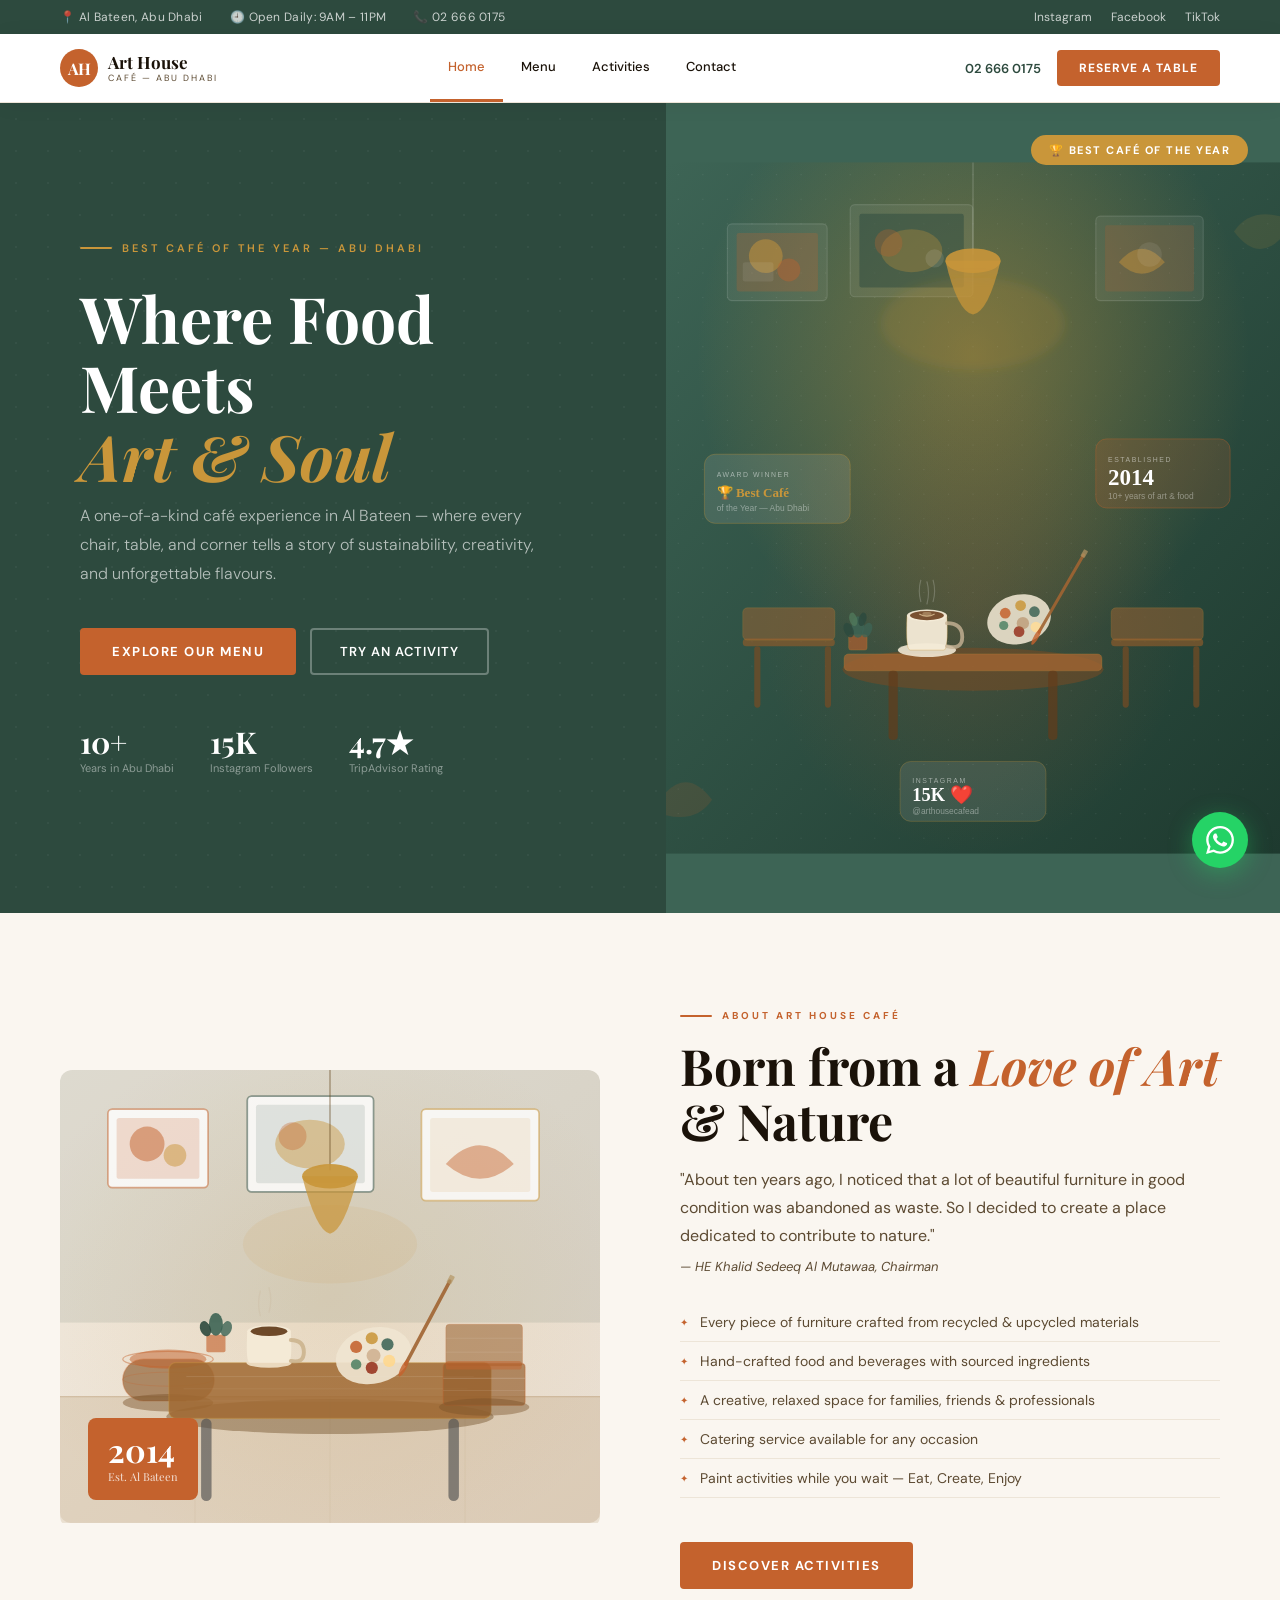
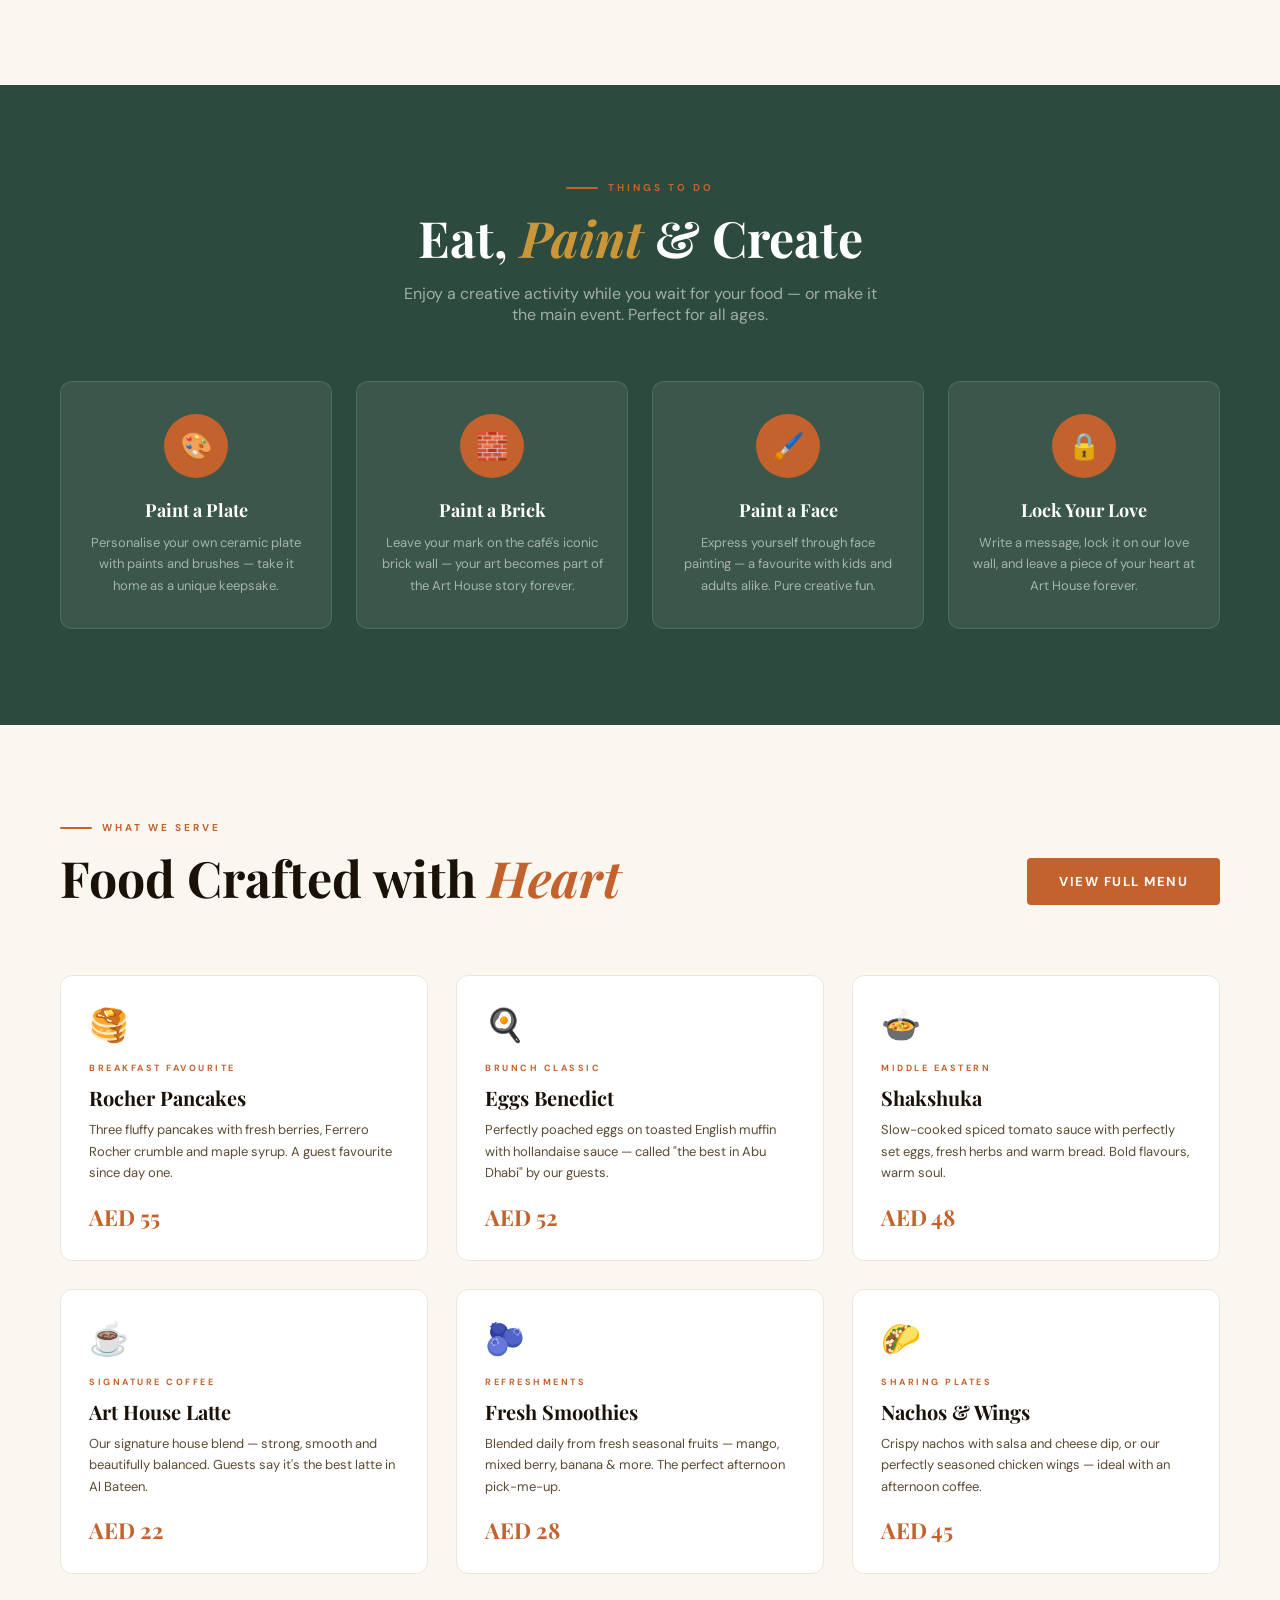
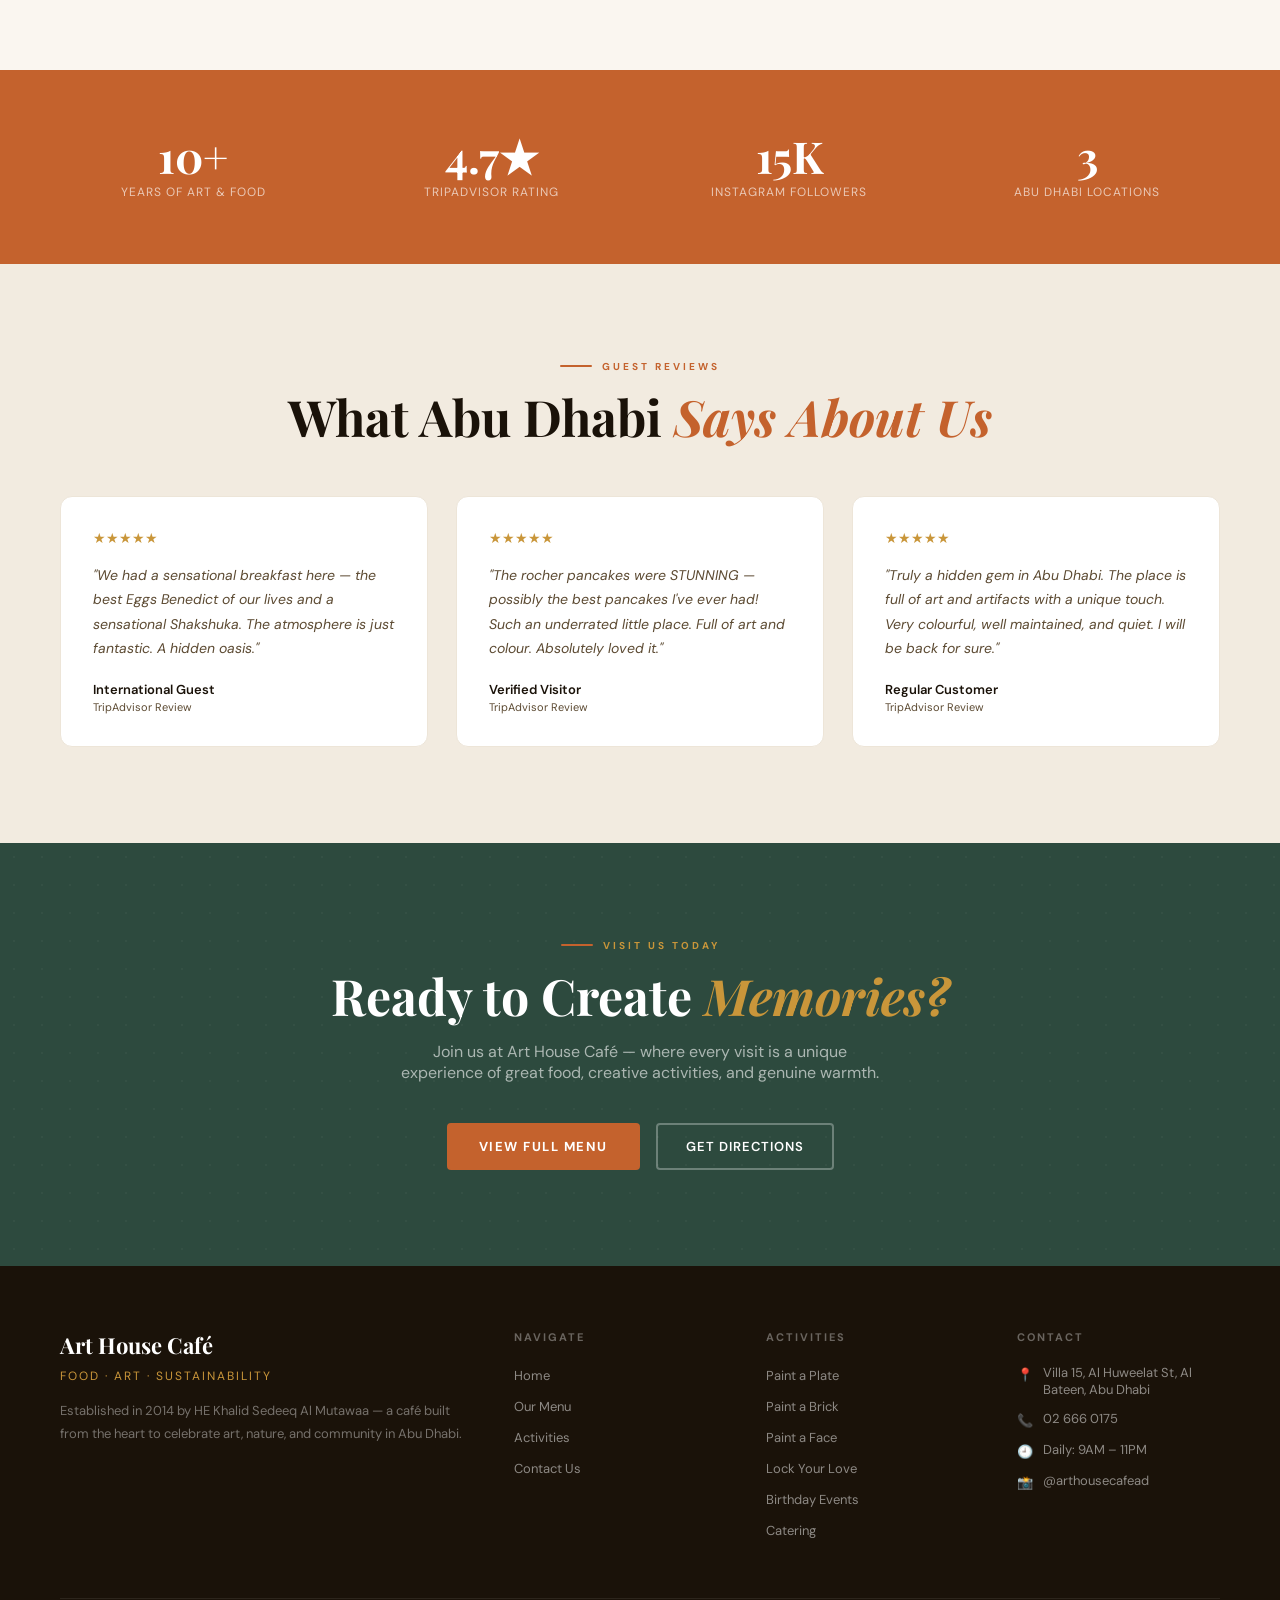
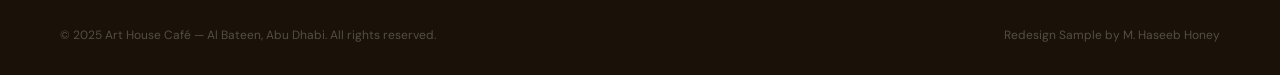
<file: index.html>
<!DOCTYPE html>
<html lang="en">
<head>
<meta charset="UTF-8"/><meta name="viewport" content="width=device-width,initial-scale=1.0"/>
<title>Art House Café — Abu Dhabi's Premier Art Café Experience</title>
<link href="https://fonts.googleapis.com/css2?family=Playfair+Display:ital,wght@0,400;0,600;0,700;1,400;1,600&family=DM+Sans:wght@300;400;500;600&display=swap" rel="stylesheet"/>
<link rel="stylesheet" href="shared.css"/>
<style>
#hero{background:var(--green);display:grid;grid-template-columns:52fr 48fr;min-height:90vh;overflow:hidden;position:relative;}
</style>
</head>
<body>

<!-- TOP BAR -->
<div class="topbar">
  <div class="topbar-left">
    <span>📍 Al Bateen, Abu Dhabi</span>
    <span>🕘 Open Daily: 9AM – 11PM</span>
    <span>📞 02 666 0175</span>
  </div>
  <div class="topbar-right">
    <a href="https://instagram.com/arthousecafead" target="_blank">Instagram</a>
    <a href="https://facebook.com/ArtHouseCafeAUH" target="_blank">Facebook</a>
    <a href="https://tiktok.com/@arthousecafead" target="_blank">TikTok</a>
  </div>
</div>

<!-- NAV -->
<nav>
  <div class="nav-inner">
    <a href="index.html" class="nav-logo">
      <div class="nav-logo-mark">AH</div>
      <div class="nav-logo-text">Art House<span>Café — Abu Dhabi</span></div>
    </a>
    <div class="nav-links">
      <a href="index.html" class="active">Home</a>
      <a href="menu.html">Menu</a>
      <a href="activities.html">Activities</a>
      <a href="contact.html">Contact</a>
    </div>
    <div class="nav-right">
      <span class="nav-phone">02 666 0175</span>
      <a href="contact.html" class="nav-btn">Reserve a Table</a>
    </div>
  </div>
</nav>

<!-- HERO -->
<section id="hero">
  <div class="hero-dots"></div>
  <div class="hero-content">
    <div class="hero-tag">Best Café of the Year — Abu Dhabi</div>
    <h1 class="hero-h1">
      Where Food Meets<br/><em>Art & Soul</em>
    </h1>
    <p class="hero-desc">
      A one-of-a-kind café experience in Al Bateen — where every chair, table, and corner tells a story of sustainability, creativity, and unforgettable flavours.
    </p>
    <div class="hero-btns">
      <a href="menu.html" class="btn-primary">Explore Our Menu</a>
      <a href="activities.html" class="btn-outline">Try an Activity</a>
    </div>
    <div class="hero-stats">
      <div>
        <div class="hstat-num">10+</div>
        <div class="hstat-lbl">Years in Abu Dhabi</div>
      </div>
      <div>
        <div class="hstat-num">15K</div>
        <div class="hstat-lbl">Instagram Followers</div>
      </div>
      <div>
        <div class="hstat-num">4.7★</div>
        <div class="hstat-lbl">TripAdvisor Rating</div>
      </div>
    </div>
  </div>
  <div class="hero-visual">
    <img src="[data-uri]" alt="Art House Café — warm artistic interior with coffee and art supplies"/>
    <div class="hero-pill">🏆 Best Café of the Year</div>
  </div>
</section>

<!-- ABOUT -->
<section style="padding:0;">
  <div class="section">
    <div class="about-grid">
      <div class="about-visual reveal" style="min-height:380px;">
        <svg xmlns="http://www.w3.org/2000/svg" width="100%" height="100%" viewBox="0 0 620 520">
  <defs>
    <linearGradient id="abg" x1="0%" y1="0%" x2="100%" y2="100%">
      <stop offset="0%" style="stop-color:#f2ebe0"/><stop offset="100%" style="stop-color:#e8ddd0"/>
    </linearGradient>
    <radialGradient id="aglow" cx="50%" cy="50%" r="60%">
      <stop offset="0%" style="stop-color:#c9963a;stop-opacity:0.15"/><stop offset="100%" style="stop-color:#c9963a;stop-opacity:0"/>
    </radialGradient>
  </defs>
  <rect width="620" height="520" fill="url(#abg)" rx="12"/>
  <rect width="620" height="520" fill="url(#aglow)" rx="12"/>
  <rect width="620" height="290" fill="rgba(45,74,62,0.1)" rx="0"/>
  <!-- Art frames -->
  <rect x="55" y="45" width="115" height="90" rx="5" fill="rgba(255,255,255,0.8)" stroke="rgba(196,98,45,0.5)" stroke-width="2"/>
  <rect x="65" y="55" width="95" height="70" rx="3" fill="rgba(196,98,45,0.2)"/>
  <circle cx="100" cy="85" r="20" fill="rgba(196,98,45,0.5)"/>
  <circle cx="132" cy="98" r="13" fill="rgba(201,150,58,0.5)"/>
  <rect x="215" y="30" width="145" height="110" rx="5" fill="rgba(255,255,255,0.8)" stroke="rgba(45,74,62,0.5)" stroke-width="2"/>
  <rect x="225" y="40" width="125" height="90" rx="3" fill="rgba(45,74,62,0.12)"/>
  <ellipse cx="287" cy="85" rx="40" ry="28" fill="rgba(201,150,58,0.45)"/>
  <circle cx="267" cy="76" r="16" fill="rgba(196,98,45,0.35)"/>
  <rect x="415" y="45" width="135" height="105" rx="5" fill="rgba(255,255,255,0.8)" stroke="rgba(201,150,58,0.5)" stroke-width="2"/>
  <rect x="425" y="55" width="115" height="85" rx="3" fill="rgba(201,150,58,0.12)"/>
  <path d="M443,108 Q482,65 521,108 Q482,142 443,108Z" fill="rgba(196,98,45,0.45)"/>
  <!-- Pendant lamp -->
  <line x1="310" y1="0" x2="310" y2="115" stroke="rgba(100,70,30,0.4)" stroke-width="2"/>
  <ellipse cx="310" cy="122" rx="32" ry="14" fill="rgba(201,150,58,0.92)"/>
  <path d="M278,122 Q294,185 310,188 Q326,185 342,122 Z" fill="rgba(201,150,58,0.72)"/>
  <ellipse cx="310" cy="200" rx="100" ry="45" fill="rgba(201,150,58,0.1)"/>
  <!-- Floor -->
  <rect x="0" y="375" width="620" height="145" fill="rgba(160,120,70,0.18)"/>
  <line x1="0" y1="375" x2="620" y2="375" stroke="rgba(160,120,70,0.3)" stroke-width="1.5"/>
  <line x1="155" y1="375" x2="155" y2="520" stroke="rgba(160,120,70,0.12)" stroke-width="0.8"/>
  <line x1="310" y1="375" x2="310" y2="520" stroke="rgba(160,120,70,0.12)" stroke-width="0.8"/>
  <line x1="465" y1="375" x2="465" y2="520" stroke="rgba(160,120,70,0.12)" stroke-width="0.8"/>
  <!-- Left barrel chair -->
  <rect x="72" y="332" width="105" height="48" rx="24" fill="rgba(139,90,43,0.65)" stroke="rgba(196,98,45,0.35)" stroke-width="1.5"/>
  <ellipse cx="124" cy="332" rx="52" ry="9" fill="none" stroke="rgba(196,98,45,0.45)" stroke-width="1.5"/>
  <ellipse cx="124" cy="355" rx="52" ry="8" fill="none" stroke="rgba(196,98,45,0.3)" stroke-width="1"/>
  <ellipse cx="124" cy="332" rx="44" ry="11" fill="rgba(196,98,45,0.5)"/>
  <ellipse cx="124" cy="382" rx="52" ry="10" fill="rgba(120,80,40,0.45)"/>
  <!-- TABLE -->
  <ellipse cx="310" cy="398" rx="188" ry="20" fill="rgba(100,65,25,0.4)"/>
  <rect x="125" y="336" width="370" height="64" rx="8" fill="rgba(160,105,50,0.85)" stroke="rgba(201,150,58,0.35)" stroke-width="1.5"/>
  <line x1="145" y1="352" x2="475" y2="352" stroke="rgba(255,255,255,0.12)" stroke-width="1"/>
  <line x1="142" y1="366" x2="468" y2="366" stroke="rgba(255,255,255,0.08)" stroke-width="0.8"/>
  <line x1="145" y1="380" x2="472" y2="380" stroke="rgba(255,255,255,0.06)" stroke-width="0.8"/>
  <rect x="162" y="400" width="12" height="95" rx="6" fill="rgba(80,80,80,0.65)"/>
  <rect x="446" y="400" width="12" height="95" rx="6" fill="rgba(80,80,80,0.65)"/>
  <!-- Coffee cup -->
  <ellipse cx="240" cy="336" rx="26" ry="6" fill="rgba(240,225,200,0.92)"/>
  <path d="M215,300 Q213,336 218,336 L262,336 Q267,336 265,300Z" fill="rgba(245,235,215,0.96)"/>
  <ellipse cx="240" cy="300" rx="25" ry="7" fill="rgba(245,235,215,0.96)"/>
  <ellipse cx="240" cy="300" rx="21" ry="5.5" fill="rgba(90,50,15,0.87)"/>
  <path d="M265,310 Q280,310 280,324 Q280,337 265,334" fill="none" stroke="rgba(200,175,135,0.8)" stroke-width="4.5" stroke-linecap="round"/>
  <path d="M230,282 Q226,268 230,254" fill="none" stroke="rgba(200,180,150,0.25)" stroke-width="1.5" stroke-linecap="round"/>
  <path d="M240,278 Q244,264 240,250" fill="none" stroke="rgba(200,180,150,0.25)" stroke-width="1.5" stroke-linecap="round"/>
  <!-- Paint palette -->
  <ellipse cx="360" cy="328" rx="44" ry="32" fill="rgba(240,230,210,0.9)" transform="rotate(-15,360,328)"/>
  <circle cx="340" cy="318" r="7" fill="rgba(196,98,45,0.88)"/>
  <circle cx="358" cy="308" r="7" fill="rgba(201,150,58,0.88)"/>
  <circle cx="376" cy="315" r="7" fill="rgba(61,100,85,0.88)"/>
  <circle cx="378" cy="334" r="7" fill="rgba(255,215,140,0.88)"/>
  <circle cx="358" cy="342" r="7" fill="rgba(150,50,30,0.88)"/>
  <circle cx="340" cy="338" r="6" fill="rgba(80,130,100,0.88)"/>
  <circle cx="360" cy="328" r="8" fill="rgba(160,100,50,0.35)"/>
  <!-- Paintbrush -->
  <g transform="translate(418,298) rotate(28)">
    <rect x="-2" y="-65" width="4" height="112" rx="2" fill="rgba(160,100,50,0.9)"/>
    <rect x="-3" y="-70" width="6" height="10" rx="1" fill="rgba(180,150,100,0.7)"/>
    <ellipse cx="0" cy="50" rx="3" ry="11" fill="rgba(196,98,45,0.82)"/>
  </g>
  <!-- Succulent -->
  <rect x="168" y="304" width="22" height="20" rx="2" fill="rgba(196,98,45,0.62)"/>
  <ellipse cx="179" cy="292" rx="8" ry="13" fill="rgba(61,100,85,0.9)"/>
  <ellipse cx="167" cy="297" rx="6" ry="9" fill="rgba(45,74,62,0.9)" transform="rotate(-22,167,297)"/>
  <ellipse cx="191" cy="297" rx="6" ry="9" fill="rgba(61,100,85,0.8)" transform="rotate(22,191,297)"/>
  <!-- Right pallet chair -->
  <rect x="440" y="337" width="94" height="48" rx="4" fill="rgba(150,95,45,0.68)" stroke="rgba(196,98,45,0.35)" stroke-width="1.5"/>
  <line x1="440" y1="354" x2="534" y2="354" stroke="rgba(255,255,255,0.14)" stroke-width="1.5"/>
  <line x1="440" y1="368" x2="534" y2="368" stroke="rgba(255,255,255,0.1)" stroke-width="1"/>
  <rect x="443" y="292" width="88" height="48" rx="4" fill="rgba(150,95,45,0.55)" stroke="rgba(196,98,45,0.25)" stroke-width="1"/>
  <line x1="443" y1="308" x2="531" y2="308" stroke="rgba(255,255,255,0.1)" stroke-width="1"/>
  <line x1="443" y1="324" x2="531" y2="324" stroke="rgba(255,255,255,0.1)" stroke-width="1"/>
  <rect x="443" y="334" width="87" height="10" rx="3" fill="rgba(196,98,45,0.48)"/>
  <ellipse cx="487" cy="387" rx="52" ry="10" fill="rgba(120,80,40,0.42)"/>
</svg>
        <div class="about-badge">
          <div class="about-badge-num">2014</div>
          <div class="about-badge-lbl">Est. Al Bateen</div>
        </div>
      </div>
      <div class="reveal">
        <div class="section-tag">About Art House Café</div>
        <h2 class="section-h2">Born from a <em>Love of Art</em> & Nature</h2>
        <p class="section-sub">
          "About ten years ago, I noticed that a lot of beautiful furniture in good condition was abandoned as waste. So I decided to create a place dedicated to contribute to nature."
        </p>
        <p style="font-size:13px;color:var(--mid);margin-top:8px;font-style:italic;">— HE Khalid Sedeeq Al Mutawaa, Chairman</p>
        <ul class="about-list" style="margin-top:28px;">
          <li>Every piece of furniture crafted from recycled & upcycled materials</li>
          <li>Hand-crafted food and beverages with sourced ingredients</li>
          <li>A creative, relaxed space for families, friends & professionals</li>
          <li>Catering service available for any occasion</li>
          <li>Paint activities while you wait — Eat, Create, Enjoy</li>
        </ul>
        <a href="activities.html" class="btn-primary" style="display:inline-block;margin-top:8px;">Discover Activities</a>
      </div>
    </div>
  </div>
</section>

<!-- ACTIVITIES -->
<div class="activities-bg">
  <div class="activities-inner">
    <div style="text-align:center;">
      <div class="section-tag" style="justify-content:center;">Things to Do</div>
      <h2 class="section-h2" style="text-align:center;color:#fff;">Eat, <em style="color:var(--gold);">Paint</em> & Create</h2>
      <p style="color:rgba(255,255,255,0.55);font-size:16px;max-width:500px;margin:0 auto;">Enjoy a creative activity while you wait for your food — or make it the main event. Perfect for all ages.</p>
    </div>
    <div class="activities-grid reveal">
      <div class="activity-card">
        <div class="activity-icon">🎨</div>
        <div class="activity-name">Paint a Plate</div>
        <div class="activity-desc">Personalise your own ceramic plate with paints and brushes — take it home as a unique keepsake.</div>
      </div>
      <div class="activity-card">
        <div class="activity-icon">🧱</div>
        <div class="activity-name">Paint a Brick</div>
        <div class="activity-desc">Leave your mark on the café's iconic brick wall — your art becomes part of the Art House story forever.</div>
      </div>
      <div class="activity-card">
        <div class="activity-icon">🖌️</div>
        <div class="activity-name">Paint a Face</div>
        <div class="activity-desc">Express yourself through face painting — a favourite with kids and adults alike. Pure creative fun.</div>
      </div>
      <div class="activity-card">
        <div class="activity-icon">🔒</div>
        <div class="activity-name">Lock Your Love</div>
        <div class="activity-desc">Write a message, lock it on our love wall, and leave a piece of your heart at Art House forever.</div>
      </div>
    </div>
  </div>
</div>

<!-- MENU PREVIEW -->
<section style="padding:0;background:var(--cream);">
  <div class="section">
    <div style="display:flex;justify-content:space-between;align-items:flex-end;flex-wrap:wrap;gap:20px;">
      <div>
        <div class="section-tag">What We Serve</div>
        <h2 class="section-h2">Food Crafted with <em>Heart</em></h2>
      </div>
      <a href="menu.html" class="btn-primary" style="margin-bottom:18px;">View Full Menu</a>
    </div>
    <div class="menu-grid reveal">
      <div class="menu-card">
        <div class="menu-card-icon">🥞</div>
        <div class="menu-card-cat">Breakfast Favourite</div>
        <div class="menu-card-name">Rocher Pancakes</div>
        <div class="menu-card-desc">Three fluffy pancakes with fresh berries, Ferrero Rocher crumble and maple syrup. A guest favourite since day one.</div>
        <div class="menu-card-price">AED 55</div>
      </div>
      <div class="menu-card">
        <div class="menu-card-icon">🍳</div>
        <div class="menu-card-cat">Brunch Classic</div>
        <div class="menu-card-name">Eggs Benedict</div>
        <div class="menu-card-desc">Perfectly poached eggs on toasted English muffin with hollandaise sauce — called "the best in Abu Dhabi" by our guests.</div>
        <div class="menu-card-price">AED 52</div>
      </div>
      <div class="menu-card">
        <div class="menu-card-icon">🍲</div>
        <div class="menu-card-cat">Middle Eastern</div>
        <div class="menu-card-name">Shakshuka</div>
        <div class="menu-card-desc">Slow-cooked spiced tomato sauce with perfectly set eggs, fresh herbs and warm bread. Bold flavours, warm soul.</div>
        <div class="menu-card-price">AED 48</div>
      </div>
      <div class="menu-card">
        <div class="menu-card-icon">☕</div>
        <div class="menu-card-cat">Signature Coffee</div>
        <div class="menu-card-name">Art House Latte</div>
        <div class="menu-card-desc">Our signature house blend — strong, smooth and beautifully balanced. Guests say it's the best latte in Al Bateen.</div>
        <div class="menu-card-price">AED 22</div>
      </div>
      <div class="menu-card">
        <div class="menu-card-icon">🫐</div>
        <div class="menu-card-cat">Refreshments</div>
        <div class="menu-card-name">Fresh Smoothies</div>
        <div class="menu-card-desc">Blended daily from fresh seasonal fruits — mango, mixed berry, banana & more. The perfect afternoon pick-me-up.</div>
        <div class="menu-card-price">AED 28</div>
      </div>
      <div class="menu-card">
        <div class="menu-card-icon">🌮</div>
        <div class="menu-card-cat">Sharing Plates</div>
        <div class="menu-card-name">Nachos & Wings</div>
        <div class="menu-card-desc">Crispy nachos with salsa and cheese dip, or our perfectly seasoned chicken wings — ideal with an afternoon coffee.</div>
        <div class="menu-card-price">AED 45</div>
      </div>
    </div>
  </div>
</section>

<!-- STATS STRIP -->
<div class="exp-strip">
  <div class="exp-inner">
    <div>
      <div class="exp-num">10+</div>
      <div class="exp-lbl">Years of Art & Food</div>
    </div>
    <div>
      <div class="exp-num">4.7★</div>
      <div class="exp-lbl">TripAdvisor Rating</div>
    </div>
    <div>
      <div class="exp-num">15K</div>
      <div class="exp-lbl">Instagram Followers</div>
    </div>
    <div>
      <div class="exp-num">3</div>
      <div class="exp-lbl">Abu Dhabi Locations</div>
    </div>
  </div>
</div>

<!-- REVIEWS -->
<div class="reviews-bg">
  <div class="reviews-inner">
    <div style="text-align:center;">
      <div class="section-tag" style="justify-content:center;">Guest Reviews</div>
      <h2 class="section-h2" style="text-align:center;">What Abu Dhabi <em>Says About Us</em></h2>
    </div>
    <div class="reviews-grid reveal" style="margin-top:52px;">
      <div class="review-card">
        <div class="review-stars">★★★★★</div>
        <p class="review-text">"We had a sensational breakfast here — the best Eggs Benedict of our lives and a sensational Shakshuka. The atmosphere is just fantastic. A hidden oasis."</p>
        <div class="review-author">International Guest</div>
        <div class="review-platform">TripAdvisor Review</div>
      </div>
      <div class="review-card">
        <div class="review-stars">★★★★★</div>
        <p class="review-text">"The rocher pancakes were STUNNING — possibly the best pancakes I've ever had! Such an underrated little place. Full of art and colour. Absolutely loved it."</p>
        <div class="review-author">Verified Visitor</div>
        <div class="review-platform">TripAdvisor Review</div>
      </div>
      <div class="review-card">
        <div class="review-stars">★★★★★</div>
        <p class="review-text">"Truly a hidden gem in Abu Dhabi. The place is full of art and artifacts with a unique touch. Very colourful, well maintained, and quiet. I will be back for sure."</p>
        <div class="review-author">Regular Customer</div>
        <div class="review-platform">TripAdvisor Review</div>
      </div>
    </div>
  </div>
</div>

<!-- CTA -->
<div class="cta-section">
  <div class="section-tag" style="justify-content:center;color:var(--gold);">Visit Us Today</div>
  <h2 class="section-h2" style="color:#fff;text-align:center;">Ready to Create <em style="color:var(--gold);">Memories?</em></h2>
  <p>Join us at Art House Café — where every visit is a unique experience of great food, creative activities, and genuine warmth.</p>
  <div class="cta-btns">
    <a href="menu.html" class="btn-primary">View Full Menu</a>
    <a href="contact.html" class="btn-outline">Get Directions</a>
  </div>
</div>

<!-- FOOTER -->
<footer>
  <div class="footer-grid">
    <div>
      <div class="footer-brand-name">Art House Café</div>
      <div class="footer-brand-tag">Food · Art · Sustainability</div>
      <p class="footer-brand-desc">Established in 2014 by HE Khalid Sedeeq Al Mutawaa — a café built from the heart to celebrate art, nature, and community in Abu Dhabi.</p>
    </div>
    <div>
      <div class="footer-h">Navigate</div>
      <ul class="footer-links">
        <li><a href="index.html">Home</a></li>
        <li><a href="menu.html">Our Menu</a></li>
        <li><a href="activities.html">Activities</a></li>
        <li><a href="contact.html">Contact Us</a></li>
      </ul>
    </div>
    <div>
      <div class="footer-h">Activities</div>
      <ul class="footer-links">
        <li><a href="activities.html">Paint a Plate</a></li>
        <li><a href="activities.html">Paint a Brick</a></li>
        <li><a href="activities.html">Paint a Face</a></li>
        <li><a href="activities.html">Lock Your Love</a></li>
        <li><a href="contact.html">Birthday Events</a></li>
        <li><a href="contact.html">Catering</a></li>
      </ul>
    </div>
    <div>
      <div class="footer-h">Contact</div>
      <div class="footer-contact-item"><span class="footer-contact-icon">📍</span> Villa 15, Al Huweelat St, Al Bateen, Abu Dhabi</div>
      <div class="footer-contact-item"><span class="footer-contact-icon">📞</span> 02 666 0175</div>
      <div class="footer-contact-item"><span class="footer-contact-icon">🕘</span> Daily: 9AM – 11PM</div>
      <div class="footer-contact-item"><span class="footer-contact-icon">📸</span> @arthousecafead</div>
    </div>
  </div>
  <div class="footer-bottom">
    <div class="footer-copy">© 2025 Art House Café — Al Bateen, Abu Dhabi. All rights reserved.</div>
    <div class="footer-copy">Redesign Sample by M. Haseeb Honey</div>
  </div>
</footer>

<!-- WhatsApp Float -->
<a href="https://wa.me/97126660175" class="wa-float" target="_blank" aria-label="Chat on WhatsApp">
  <svg viewBox="0 0 24 24"><path d="M17.472 14.382c-.297-.149-1.758-.867-2.03-.967-.273-.099-.471-.148-.67.15-.197.297-.767.966-.94 1.164-.173.199-.347.223-.644.075-.297-.15-1.255-.463-2.39-1.475-.883-.788-1.48-1.761-1.653-2.059-.173-.297-.018-.458.13-.606.134-.133.298-.347.446-.52.149-.174.198-.298.298-.497.099-.198.05-.371-.025-.52-.075-.149-.669-1.612-.916-2.207-.242-.579-.487-.5-.669-.51-.173-.008-.371-.01-.57-.01-.198 0-.52.074-.792.372-.272.297-1.04 1.016-1.04 2.479 0 1.462 1.065 2.875 1.213 3.074.149.198 2.096 3.2 5.077 4.487.709.306 1.262.489 1.694.625.712.227 1.36.195 1.871.118.571-.085 1.758-.719 2.006-1.413.248-.694.248-1.289.173-1.413-.074-.124-.272-.198-.57-.347m-5.421 7.403h-.004a9.87 9.87 0 01-5.031-1.378l-.361-.214-3.741.982.998-3.648-.235-.374a9.86 9.86 0 01-1.51-5.26c.001-5.45 4.436-9.884 9.888-9.884 2.64 0 5.122 1.03 6.988 2.898a9.825 9.825 0 012.893 6.994c-.003 5.45-4.437 9.884-9.885 9.884m8.413-18.297A11.815 11.815 0 0012.05 0C5.495 0 .16 5.335.157 11.892c0 2.096.547 4.142 1.588 5.945L.057 24l6.305-1.654a11.882 11.882 0 005.683 1.448h.005c6.554 0 11.89-5.335 11.893-11.893a11.821 11.821 0 00-3.48-8.413z"/></svg>
</a>

<script>
document.body.classList.add('js-ready');
const observer = new IntersectionObserver((entries) => {
  entries.forEach(e => { if(e.isIntersecting) e.target.classList.add('visible'); });
}, {threshold:0.12});
document.querySelectorAll('.reveal').forEach(el => observer.observe(el));
</script>
</body>
</html>
</file>
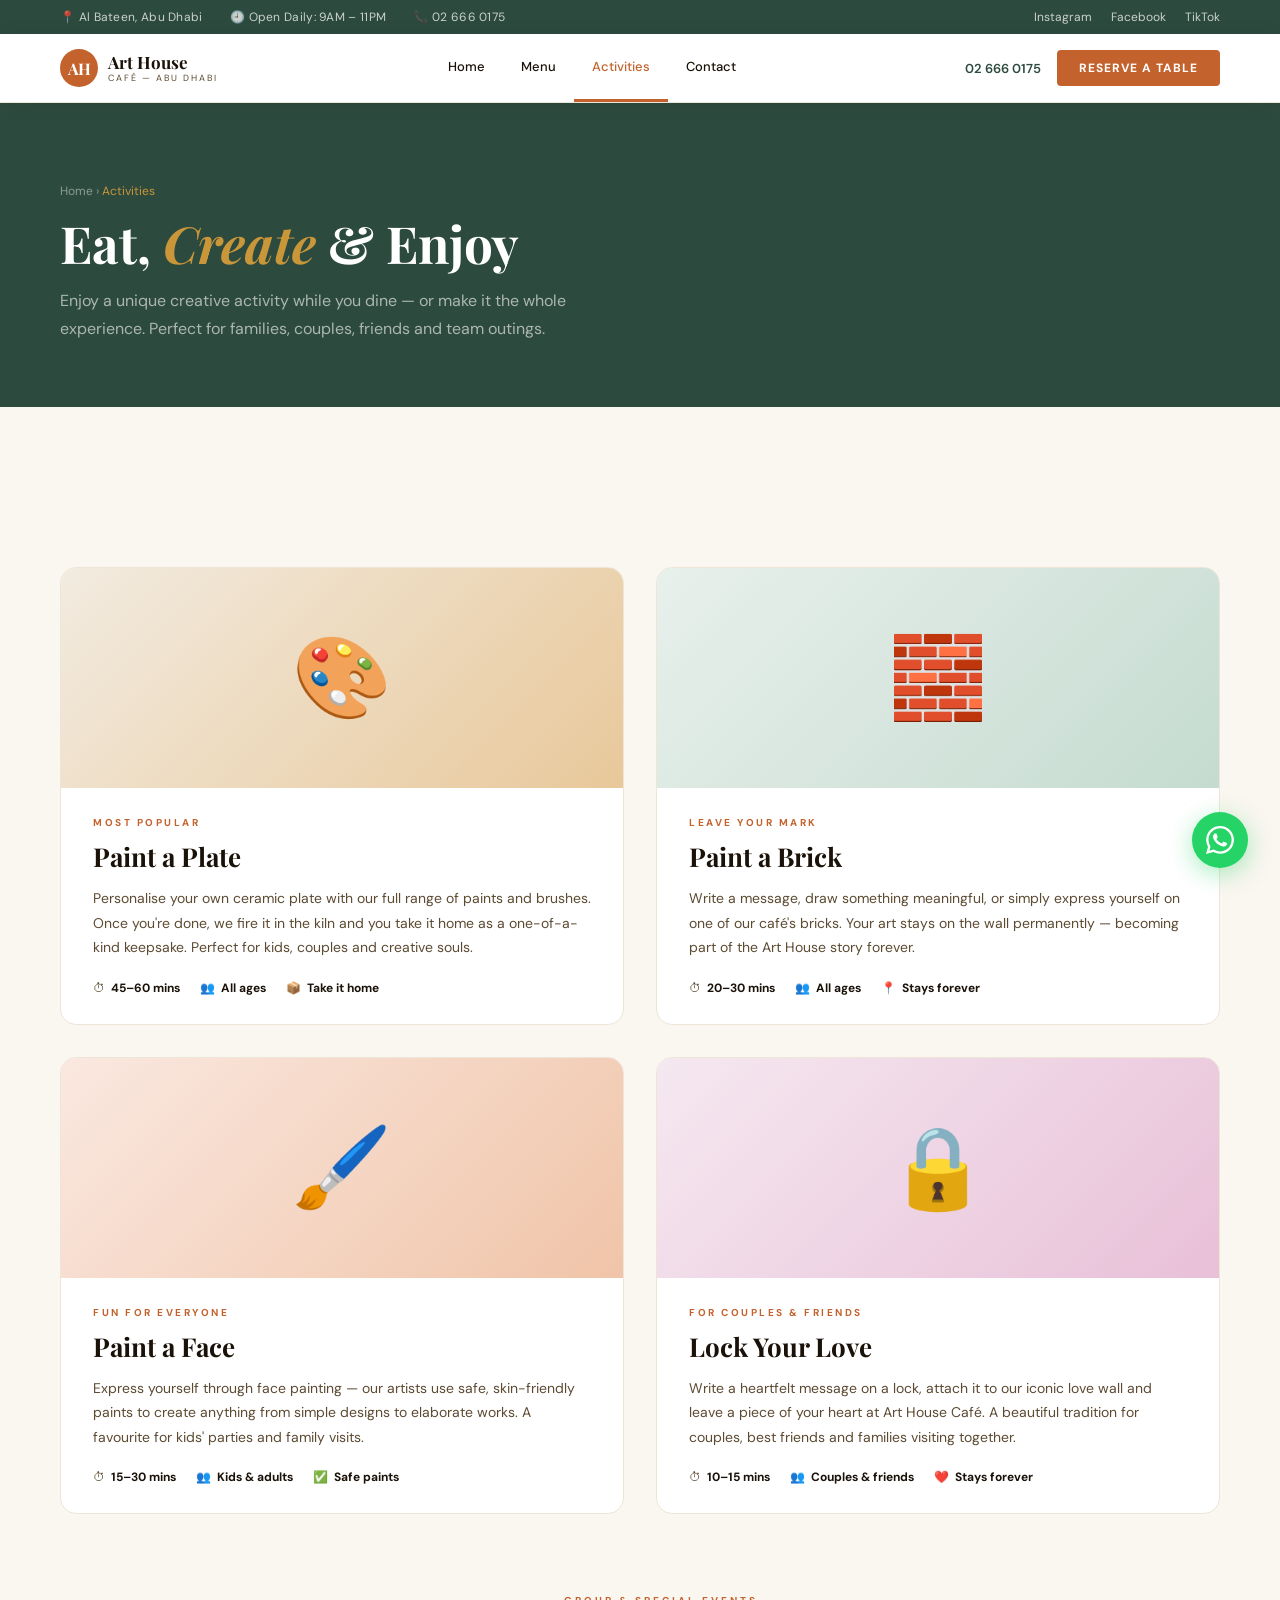
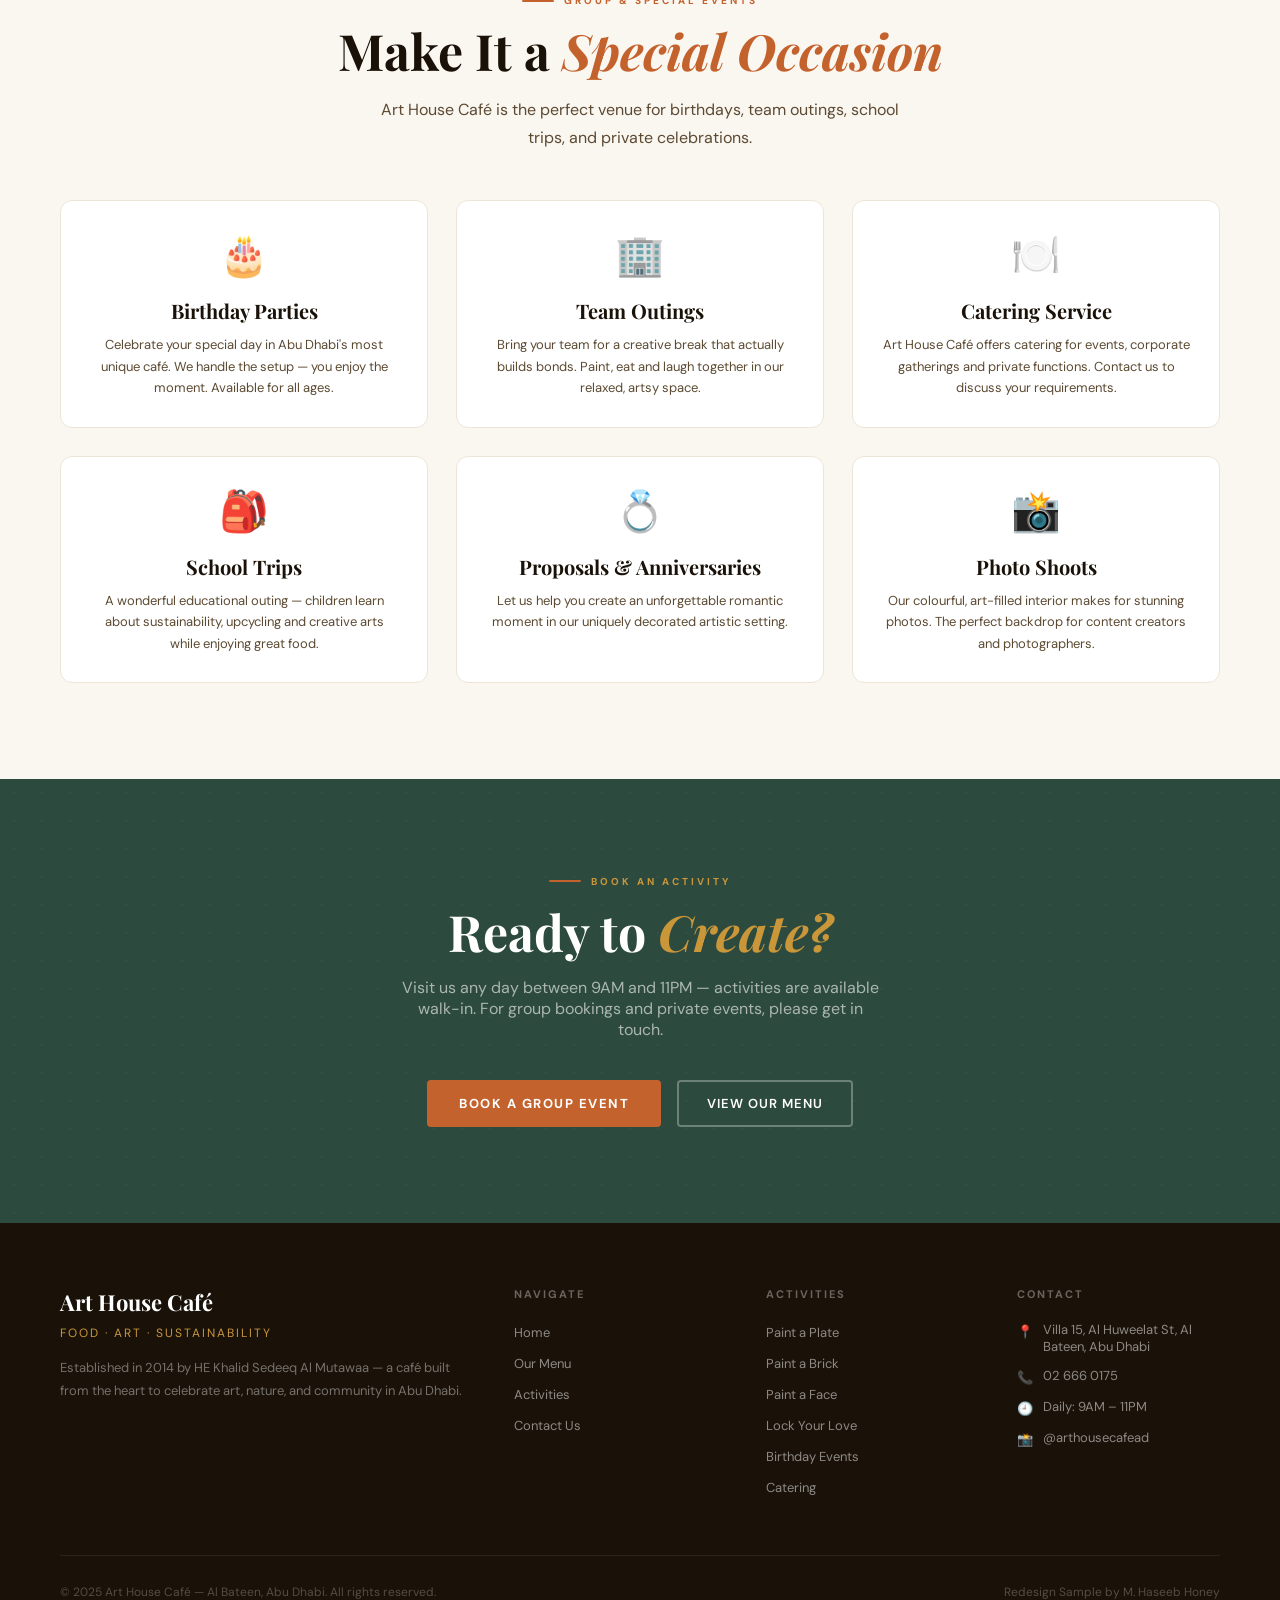
<file: activities.html>
<!DOCTYPE html>
<html lang="en">
<head>
<meta charset="UTF-8"/><meta name="viewport" content="width=device-width,initial-scale=1.0"/>
<title>Activities — Art House Café Abu Dhabi</title>
<link href="https://fonts.googleapis.com/css2?family=Playfair+Display:ital,wght@0,400;0,600;0,700;1,400;1,600&family=DM+Sans:wght@300;400;500;600&display=swap" rel="stylesheet"/>
<link rel="stylesheet" href="shared.css"/>
<style>
.act-hero-grid{display:grid;grid-template-columns:1fr 1fr;gap:32px;margin-top:64px;}
.act-card-big{background:#fff;border:1px solid var(--light);border-radius:16px;overflow:hidden;transition:.3s;}
.act-card-big:hover{box-shadow:0 16px 48px rgba(196,98,45,0.14);transform:translateY(-4px);}
.act-card-visual{height:220px;display:flex;align-items:center;justify-content:center;font-size:80px;position:relative;overflow:hidden;}
.act-card-body{padding:28px 32px;}
.act-card-tag{font-size:10px;font-weight:700;letter-spacing:2.5px;text-transform:uppercase;color:var(--terra);margin-bottom:10px;}
.act-card-name{font-family:"Playfair Display",serif;font-size:26px;font-weight:700;color:var(--dark);margin-bottom:12px;}
.act-card-desc{font-size:14px;color:var(--mid);line-height:1.75;margin-bottom:20px;}
.act-card-info{display:flex;gap:20px;flex-wrap:wrap;}
.act-info-item{font-size:12px;color:var(--mid);display:flex;align-items:center;gap:6px;}
.act-info-item strong{color:var(--dark);}
.act-visual-1{background:linear-gradient(135deg,#f2ebe0,#e8c89a);}
.act-visual-2{background:linear-gradient(135deg,#e8f0ec,#c5dbd0);}
.act-visual-3{background:linear-gradient(135deg,#fae8e0,#f0c4a8);}
.act-visual-4{background:linear-gradient(135deg,#f5e8f0,#e8c0d8);}
.events-grid{display:grid;grid-template-columns:repeat(3,1fr);gap:28px;margin-top:48px;}
.event-card{background:#fff;border:1px solid var(--light);border-radius:12px;padding:28px;text-align:center;}
.event-icon{font-size:40px;margin-bottom:16px;}
.event-name{font-family:"Playfair Display",serif;font-size:20px;font-weight:700;color:var(--dark);margin-bottom:10px;}
.event-desc{font-size:13px;color:var(--mid);line-height:1.65;}
@media(max-width:900px){.act-hero-grid,.events-grid{grid-template-columns:1fr;}}
</style>
</head>
<body>

<div class="topbar">
  <div class="topbar-left">
    <span>📍 Al Bateen, Abu Dhabi</span>
    <span>🕘 Open Daily: 9AM – 11PM</span>
    <span>📞 02 666 0175</span>
  </div>
  <div class="topbar-right">
    <a href="https://instagram.com/arthousecafead" target="_blank">Instagram</a>
    <a href="https://facebook.com/ArtHouseCafeAUH" target="_blank">Facebook</a>
    <a href="https://tiktok.com/@arthousecafead" target="_blank">TikTok</a>
  </div>
</div>

<nav>
  <div class="nav-inner">
    <a href="index.html" class="nav-logo">
      <div class="nav-logo-mark">AH</div>
      <div class="nav-logo-text">Art House<span>Café — Abu Dhabi</span></div>
    </a>
    <div class="nav-links">
      <a href="index.html">Home</a>
      <a href="menu.html">Menu</a>
      <a href="activities.html" class="active">Activities</a>
      <a href="contact.html">Contact</a>
    </div>
    <div class="nav-right">
      <span class="nav-phone">02 666 0175</span>
      <a href="contact.html" class="nav-btn">Reserve a Table</a>
    </div>
  </div>
</nav>

<div class="page-hero">
  <div class="page-hero-inner">
    <div class="breadcrumb"><a href="index.html">Home</a> › <span>Activities</span></div>
    <h1>Eat, <em>Create</em> & Enjoy</h1>
    <p>Enjoy a unique creative activity while you dine — or make it the whole experience. Perfect for families, couples, friends and team outings.</p>
  </div>
</div>

<div class="section">

  <div class="act-hero-grid">
    <div class="act-card-big reveal">
      <div class="act-card-visual act-visual-1">🎨</div>
      <div class="act-card-body">
        <div class="act-card-tag">Most Popular</div>
        <div class="act-card-name">Paint a Plate</div>
        <div class="act-card-desc">Personalise your own ceramic plate with our full range of paints and brushes. Once you're done, we fire it in the kiln and you take it home as a one-of-a-kind keepsake. Perfect for kids, couples and creative souls.</div>
        <div class="act-card-info">
          <div class="act-info-item">⏱ <span><strong>45–60 mins</strong></span></div>
          <div class="act-info-item">👥 <span><strong>All ages</strong></span></div>
          <div class="act-info-item">📦 <span><strong>Take it home</strong></span></div>
        </div>
      </div>
    </div>
    <div class="act-card-big reveal">
      <div class="act-card-visual act-visual-2">🧱</div>
      <div class="act-card-body">
        <div class="act-card-tag">Leave Your Mark</div>
        <div class="act-card-name">Paint a Brick</div>
        <div class="act-card-desc">Write a message, draw something meaningful, or simply express yourself on one of our café's bricks. Your art stays on the wall permanently — becoming part of the Art House story forever.</div>
        <div class="act-card-info">
          <div class="act-info-item">⏱ <span><strong>20–30 mins</strong></span></div>
          <div class="act-info-item">👥 <span><strong>All ages</strong></span></div>
          <div class="act-info-item">📍 <span><strong>Stays forever</strong></span></div>
        </div>
      </div>
    </div>
    <div class="act-card-big reveal">
      <div class="act-card-visual act-visual-3">🖌️</div>
      <div class="act-card-body">
        <div class="act-card-tag">Fun for Everyone</div>
        <div class="act-card-name">Paint a Face</div>
        <div class="act-card-desc">Express yourself through face painting — our artists use safe, skin-friendly paints to create anything from simple designs to elaborate works. A favourite for kids' parties and family visits.</div>
        <div class="act-card-info">
          <div class="act-info-item">⏱ <span><strong>15–30 mins</strong></span></div>
          <div class="act-info-item">👥 <span><strong>Kids & adults</strong></span></div>
          <div class="act-info-item">✅ <span><strong>Safe paints</strong></span></div>
        </div>
      </div>
    </div>
    <div class="act-card-big reveal">
      <div class="act-card-visual act-visual-4">🔒</div>
      <div class="act-card-body">
        <div class="act-card-tag">For Couples & Friends</div>
        <div class="act-card-name">Lock Your Love</div>
        <div class="act-card-desc">Write a heartfelt message on a lock, attach it to our iconic love wall and leave a piece of your heart at Art House Café. A beautiful tradition for couples, best friends and families visiting together.</div>
        <div class="act-card-info">
          <div class="act-info-item">⏱ <span><strong>10–15 mins</strong></span></div>
          <div class="act-info-item">👥 <span><strong>Couples & friends</strong></span></div>
          <div class="act-info-item">❤️ <span><strong>Stays forever</strong></span></div>
        </div>
      </div>
    </div>
  </div>

  <!-- Events & Group Bookings -->
  <div style="margin-top:80px;text-align:center;">
    <div class="section-tag" style="justify-content:center;">Group & Special Events</div>
    <h2 class="section-h2" style="text-align:center;">Make It a <em>Special Occasion</em></h2>
    <p class="section-sub" style="margin:0 auto 0;text-align:center;">Art House Café is the perfect venue for birthdays, team outings, school trips, and private celebrations.</p>
  </div>
  <div class="events-grid reveal" style="margin-top:48px;">
    <div class="event-card">
      <div class="event-icon">🎂</div>
      <div class="event-name">Birthday Parties</div>
      <div class="event-desc">Celebrate your special day in Abu Dhabi's most unique café. We handle the setup — you enjoy the moment. Available for all ages.</div>
    </div>
    <div class="event-card">
      <div class="event-icon">🏢</div>
      <div class="event-name">Team Outings</div>
      <div class="event-desc">Bring your team for a creative break that actually builds bonds. Paint, eat and laugh together in our relaxed, artsy space.</div>
    </div>
    <div class="event-card">
      <div class="event-icon">🍽️</div>
      <div class="event-name">Catering Service</div>
      <div class="event-desc">Art House Café offers catering for events, corporate gatherings and private functions. Contact us to discuss your requirements.</div>
    </div>
    <div class="event-card">
      <div class="event-icon">🎒</div>
      <div class="event-name">School Trips</div>
      <div class="event-desc">A wonderful educational outing — children learn about sustainability, upcycling and creative arts while enjoying great food.</div>
    </div>
    <div class="event-card">
      <div class="event-icon">💍</div>
      <div class="event-name">Proposals & Anniversaries</div>
      <div class="event-desc">Let us help you create an unforgettable romantic moment in our uniquely decorated artistic setting.</div>
    </div>
    <div class="event-card">
      <div class="event-icon">📸</div>
      <div class="event-name">Photo Shoots</div>
      <div class="event-desc">Our colourful, art-filled interior makes for stunning photos. The perfect backdrop for content creators and photographers.</div>
    </div>
  </div>

</div>

<div class="cta-section">
  <div class="section-tag" style="justify-content:center;color:var(--gold);">Book an Activity</div>
  <h2 class="section-h2" style="color:#fff;text-align:center;">Ready to <em style="color:var(--gold);">Create?</em></h2>
  <p>Visit us any day between 9AM and 11PM — activities are available walk-in. For group bookings and private events, please get in touch.</p>
  <div class="cta-btns">
    <a href="contact.html" class="btn-primary">Book a Group Event</a>
    <a href="menu.html" class="btn-outline">View Our Menu</a>
  </div>
</div>

<footer>
  <div class="footer-grid">
    <div>
      <div class="footer-brand-name">Art House Café</div>
      <div class="footer-brand-tag">Food · Art · Sustainability</div>
      <p class="footer-brand-desc">Established in 2014 by HE Khalid Sedeeq Al Mutawaa — a café built from the heart to celebrate art, nature, and community in Abu Dhabi.</p>
    </div>
    <div>
      <div class="footer-h">Navigate</div>
      <ul class="footer-links">
        <li><a href="index.html">Home</a></li>
        <li><a href="menu.html">Our Menu</a></li>
        <li><a href="activities.html">Activities</a></li>
        <li><a href="contact.html">Contact Us</a></li>
      </ul>
    </div>
    <div>
      <div class="footer-h">Activities</div>
      <ul class="footer-links">
        <li><a href="activities.html">Paint a Plate</a></li>
        <li><a href="activities.html">Paint a Brick</a></li>
        <li><a href="activities.html">Paint a Face</a></li>
        <li><a href="activities.html">Lock Your Love</a></li>
        <li><a href="contact.html">Birthday Events</a></li>
        <li><a href="contact.html">Catering</a></li>
      </ul>
    </div>
    <div>
      <div class="footer-h">Contact</div>
      <div class="footer-contact-item"><span class="footer-contact-icon">📍</span> Villa 15, Al Huweelat St, Al Bateen, Abu Dhabi</div>
      <div class="footer-contact-item"><span class="footer-contact-icon">📞</span> 02 666 0175</div>
      <div class="footer-contact-item"><span class="footer-contact-icon">🕘</span> Daily: 9AM – 11PM</div>
      <div class="footer-contact-item"><span class="footer-contact-icon">📸</span> @arthousecafead</div>
    </div>
  </div>
  <div class="footer-bottom">
    <div class="footer-copy">© 2025 Art House Café — Al Bateen, Abu Dhabi. All rights reserved.</div>
    <div class="footer-copy">Redesign Sample by M. Haseeb Honey</div>
  </div>
</footer>

<a href="https://wa.me/97126660175" class="wa-float" target="_blank">
  <svg viewBox="0 0 24 24"><path d="M17.472 14.382c-.297-.149-1.758-.867-2.03-.967-.273-.099-.471-.148-.67.15-.197.297-.767.966-.94 1.164-.173.199-.347.223-.644.075-.297-.15-1.255-.463-2.39-1.475-.883-.788-1.48-1.761-1.653-2.059-.173-.297-.018-.458.13-.606.134-.133.298-.347.446-.52.149-.174.198-.298.298-.497.099-.198.05-.371-.025-.52-.075-.149-.669-1.612-.916-2.207-.242-.579-.487-.5-.669-.51-.173-.008-.371-.01-.57-.01-.198 0-.52.074-.792.372-.272.297-1.04 1.016-1.04 2.479 0 1.462 1.065 2.875 1.213 3.074.149.198 2.096 3.2 5.077 4.487.709.306 1.262.489 1.694.625.712.227 1.36.195 1.871.118.571-.085 1.758-.719 2.006-1.413.248-.694.248-1.289.173-1.413-.074-.124-.272-.198-.57-.347m-5.421 7.403h-.004a9.87 9.87 0 01-5.031-1.378l-.361-.214-3.741.982.998-3.648-.235-.374a9.86 9.86 0 01-1.51-5.26c.001-5.45 4.436-9.884 9.888-9.884 2.64 0 5.122 1.03 6.988 2.898a9.825 9.825 0 012.893 6.994c-.003 5.45-4.437 9.884-9.885 9.884m8.413-18.297A11.815 11.815 0 0012.05 0C5.495 0 .16 5.335.157 11.892c0 2.096.547 4.142 1.588 5.945L.057 24l6.305-1.654a11.882 11.882 0 005.683 1.448h.005c6.554 0 11.89-5.335 11.893-11.893a11.821 11.821 0 00-3.48-8.413z"/></svg>
</a>

<script>
document.body.classList.add('js-ready');
const observer = new IntersectionObserver((entries) => {
  entries.forEach(e => { if(e.isIntersecting) e.target.classList.add('visible'); });
}, {threshold:0.1});
document.querySelectorAll('.reveal').forEach(el => observer.observe(el));
</script>
</body>
</html>
</file>
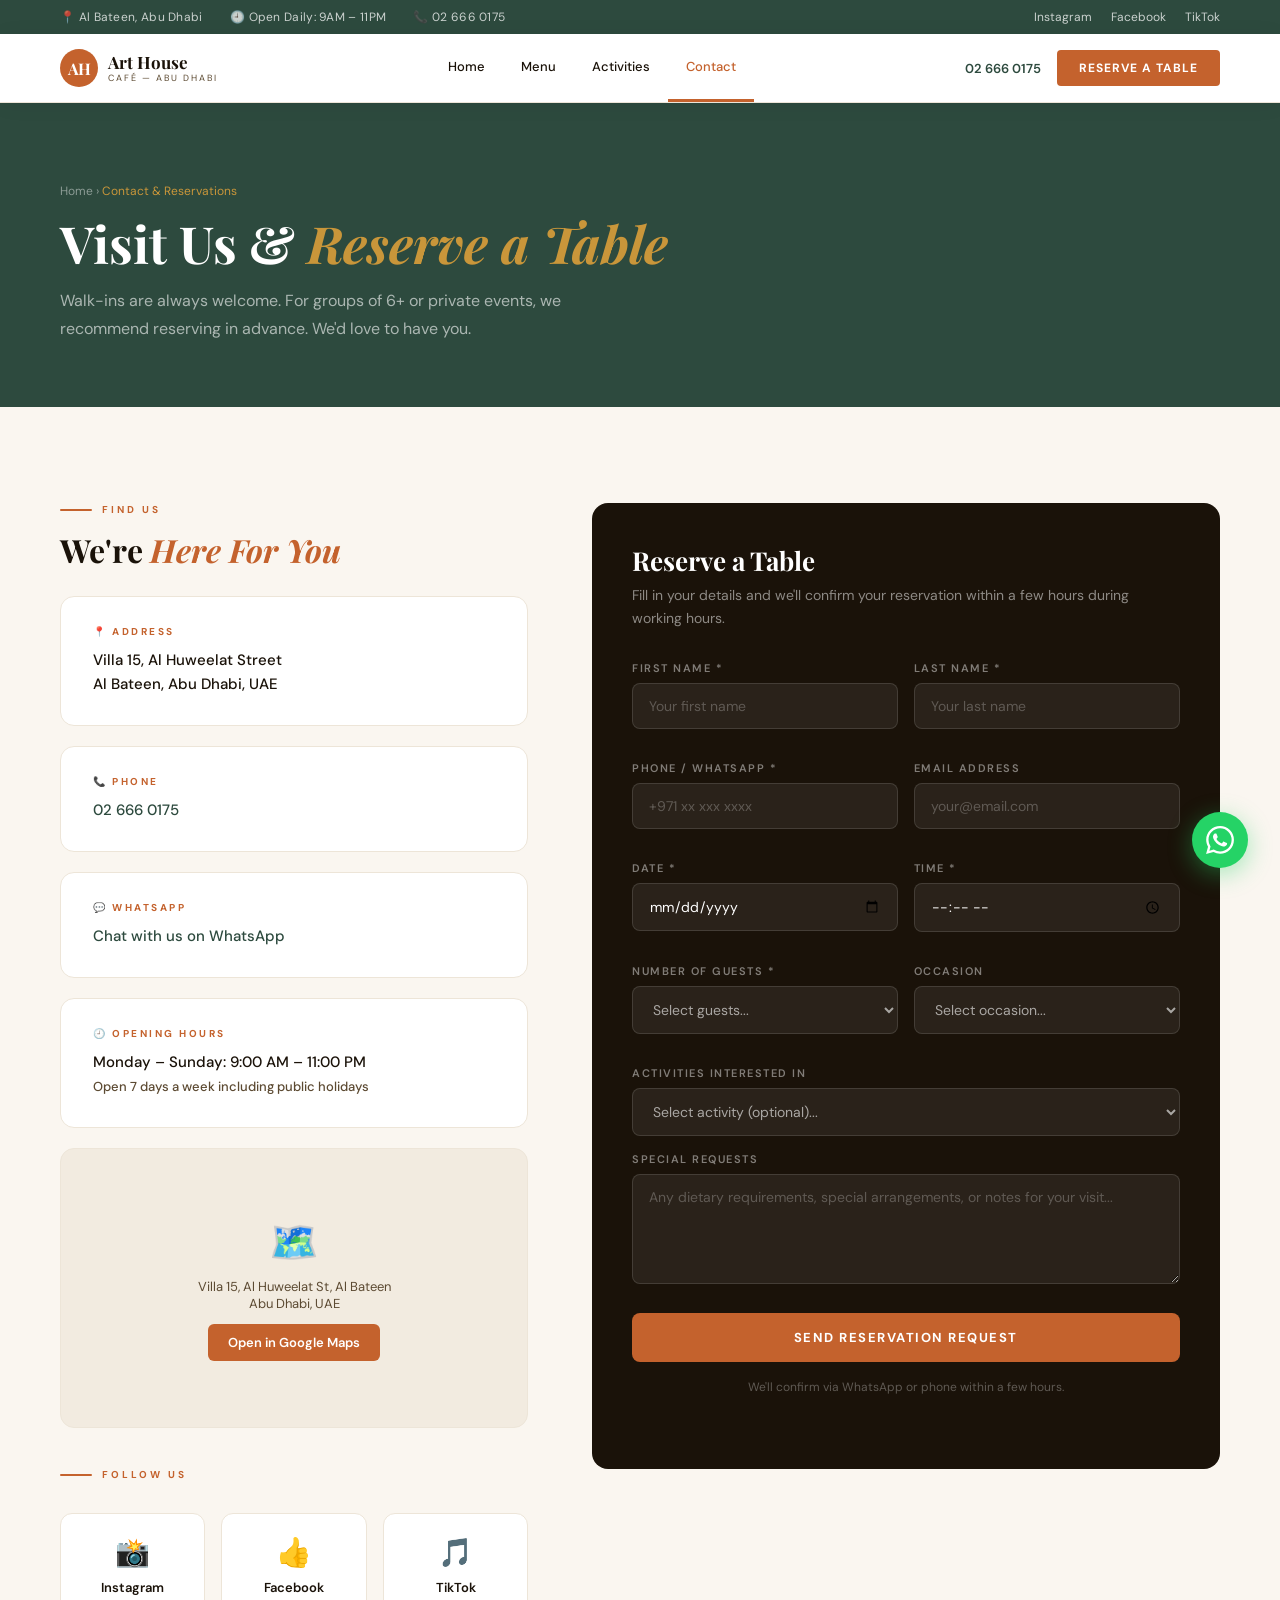
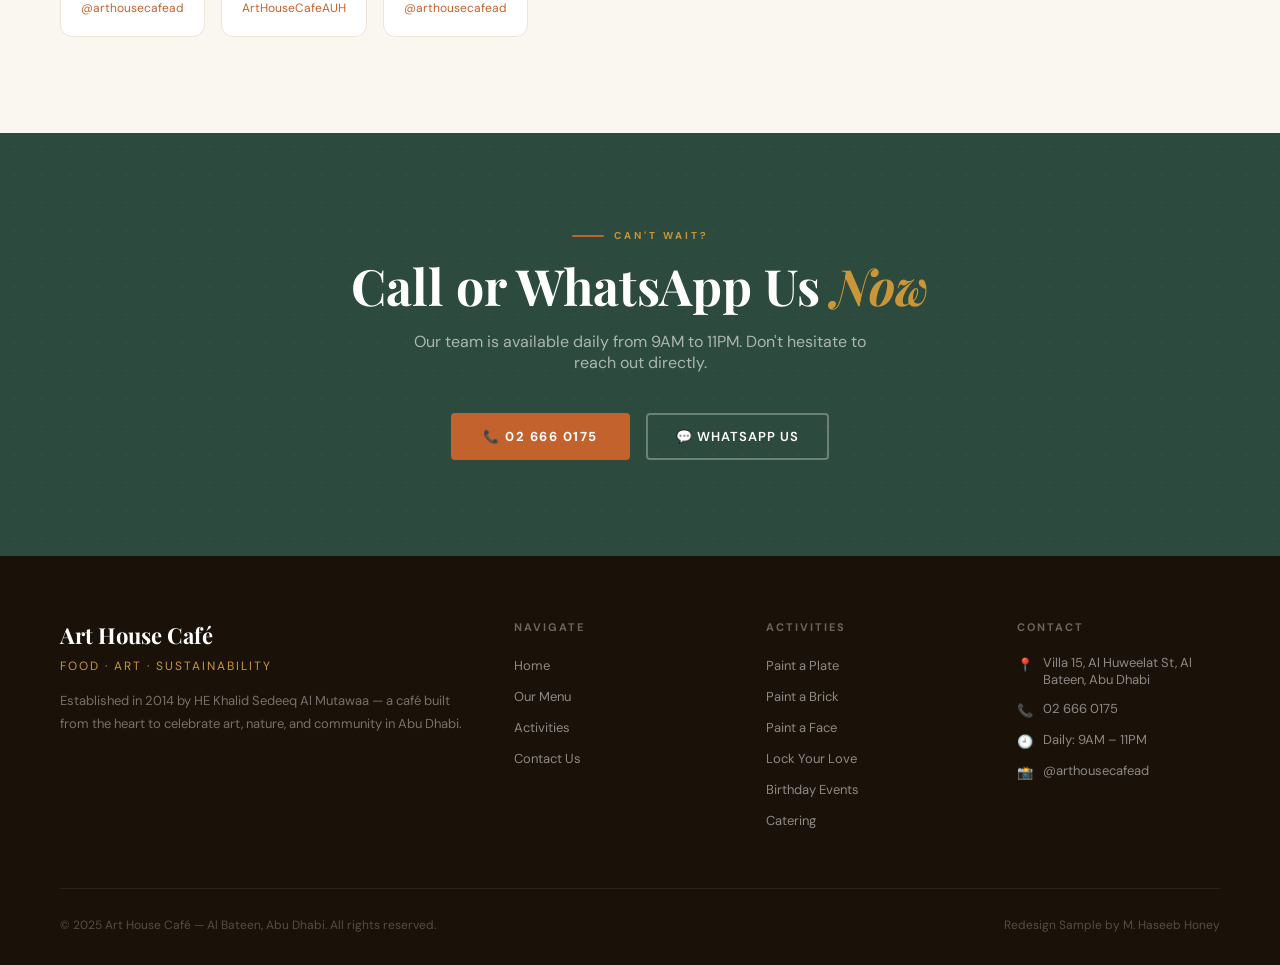
<file: contact.html>
<!DOCTYPE html>
<html lang="en">
<head>
<meta charset="UTF-8"/><meta name="viewport" content="width=device-width,initial-scale=1.0"/>
<title>Contact & Reservations — Art House Café Abu Dhabi</title>
<link href="https://fonts.googleapis.com/css2?family=Playfair+Display:ital,wght@0,400;0,600;0,700;1,400;1,600&family=DM+Sans:wght@300;400;500;600&display=swap" rel="stylesheet"/>
<link rel="stylesheet" href="shared.css"/>
<style>
.contact-grid{display:grid;grid-template-columns:1fr 1.4fr;gap:64px;align-items:start;}
.contact-info-card{background:#fff;border:1px solid var(--light);border-radius:14px;padding:28px 32px;margin-bottom:20px;}
.contact-info-card:last-child{margin-bottom:0;}
.cic-label{font-size:10px;font-weight:700;letter-spacing:2.5px;text-transform:uppercase;color:var(--terra);margin-bottom:10px;}
.cic-value{font-size:15px;color:var(--dark);font-weight:500;line-height:1.65;}
.cic-value a{color:var(--green);text-decoration:none;}
.cic-value a:hover{color:var(--terra);}
.form-card{background:var(--dark);border-radius:16px;padding:40px;}
.form-card h3{font-family:"Playfair Display",serif;font-size:26px;font-weight:700;color:#fff;margin-bottom:6px;}
.form-card p{font-size:14px;color:rgba(255,255,255,0.5);margin-bottom:32px;line-height:1.6;}
.form-row{display:grid;grid-template-columns:1fr 1fr;gap:16px;margin-bottom:16px;}
.form-group{margin-bottom:16px;}
.form-label{font-size:11px;font-weight:600;letter-spacing:1.5px;text-transform:uppercase;color:rgba(255,255,255,0.45);margin-bottom:8px;display:block;}
.form-input,.form-select,.form-textarea{width:100%;background:rgba(255,255,255,0.07);border:1px solid rgba(255,255,255,0.12);border-radius:8px;padding:13px 16px;font-size:14px;color:#fff;font-family:"DM Sans",sans-serif;outline:none;transition:.25s;}
.form-input::placeholder,.form-textarea::placeholder{color:rgba(255,255,255,0.25);}
.form-input:focus,.form-select:focus,.form-textarea:focus{border-color:var(--terra);background:rgba(255,255,255,0.1);}
.form-select{color:rgba(255,255,255,0.6);}
.form-select option{background:#1a1209;color:#fff;}
.form-textarea{resize:vertical;min-height:110px;}
.form-submit{width:100%;background:var(--terra);color:#fff;font-size:13px;font-weight:700;letter-spacing:1.5px;text-transform:uppercase;padding:16px;border:none;border-radius:8px;cursor:pointer;transition:.25s;margin-top:8px;font-family:"DM Sans",sans-serif;}
.form-submit:hover{background:var(--terra2);}
.social-grid{display:grid;grid-template-columns:repeat(3,1fr);gap:16px;margin-top:32px;}
.social-card{background:#fff;border:1px solid var(--light);border-radius:12px;padding:20px;text-align:center;transition:.25s;}
.social-card:hover{border-color:var(--terra);transform:translateY(-2px);}
.social-icon{font-size:28px;margin-bottom:8px;}
.social-name{font-size:13px;font-weight:600;color:var(--dark);margin-bottom:4px;}
.social-handle{font-size:12px;color:var(--terra);}
.map-embed{background:var(--cream2);border:1px solid var(--light);border-radius:14px;height:280px;display:flex;align-items:center;justify-content:center;margin-top:20px;overflow:hidden;position:relative;}
.map-placeholder{text-align:center;}
.map-placeholder p{font-size:13px;color:var(--mid);margin-top:10px;}
@media(max-width:900px){.contact-grid{grid-template-columns:1fr;}.form-row{grid-template-columns:1fr;}.social-grid{grid-template-columns:1fr 1fr;}}
</style>
</head>
<body>

<div class="topbar">
  <div class="topbar-left">
    <span>📍 Al Bateen, Abu Dhabi</span>
    <span>🕘 Open Daily: 9AM – 11PM</span>
    <span>📞 02 666 0175</span>
  </div>
  <div class="topbar-right">
    <a href="https://instagram.com/arthousecafead" target="_blank">Instagram</a>
    <a href="https://facebook.com/ArtHouseCafeAUH" target="_blank">Facebook</a>
    <a href="https://tiktok.com/@arthousecafead" target="_blank">TikTok</a>
  </div>
</div>

<nav>
  <div class="nav-inner">
    <a href="index.html" class="nav-logo">
      <div class="nav-logo-mark">AH</div>
      <div class="nav-logo-text">Art House<span>Café — Abu Dhabi</span></div>
    </a>
    <div class="nav-links">
      <a href="index.html">Home</a>
      <a href="menu.html">Menu</a>
      <a href="activities.html">Activities</a>
      <a href="contact.html" class="active">Contact</a>
    </div>
    <div class="nav-right">
      <span class="nav-phone">02 666 0175</span>
      <a href="contact.html" class="nav-btn">Reserve a Table</a>
    </div>
  </div>
</nav>

<div class="page-hero">
  <div class="page-hero-inner">
    <div class="breadcrumb"><a href="index.html">Home</a> › <span>Contact & Reservations</span></div>
    <h1>Visit Us & <em>Reserve a Table</em></h1>
    <p>Walk-ins are always welcome. For groups of 6+ or private events, we recommend reserving in advance. We'd love to have you.</p>
  </div>
</div>

<div class="section">
  <div class="contact-grid">

    <!-- LEFT: Info -->
    <div>
      <div class="section-tag">Find Us</div>
      <h2 class="section-h2" style="font-size:32px;margin-bottom:28px;">We're <em>Here For You</em></h2>

      <div class="contact-info-card">
        <div class="cic-label">📍 Address</div>
        <div class="cic-value">Villa 15, Al Huweelat Street<br/>Al Bateen, Abu Dhabi, UAE</div>
      </div>
      <div class="contact-info-card">
        <div class="cic-label">📞 Phone</div>
        <div class="cic-value"><a href="tel:0226660175">02 666 0175</a></div>
      </div>
      <div class="contact-info-card">
        <div class="cic-label">💬 WhatsApp</div>
        <div class="cic-value"><a href="https://wa.me/97126660175" target="_blank">Chat with us on WhatsApp</a></div>
      </div>
      <div class="contact-info-card">
        <div class="cic-label">🕘 Opening Hours</div>
        <div class="cic-value">
          Monday – Sunday: 9:00 AM – 11:00 PM<br/>
          <span style="font-size:13px;color:var(--mid);">Open 7 days a week including public holidays</span>
        </div>
      </div>

      <!-- Map placeholder -->
      <div class="map-embed">
        <div class="map-placeholder">
          <div style="font-size:40px;">🗺️</div>
          <p>Villa 15, Al Huweelat St, Al Bateen<br/>Abu Dhabi, UAE</p>
          <a href="https://maps.google.com/?q=Art+House+Cafe+Abu+Dhabi" target="_blank" style="display:inline-block;margin-top:12px;background:var(--terra);color:#fff;padding:10px 20px;border-radius:6px;font-size:13px;font-weight:600;text-decoration:none;">Open in Google Maps</a>
        </div>
      </div>

      <!-- Social Media -->
      <div style="margin-top:40px;">
        <div class="section-tag">Follow Us</div>
        <div class="social-grid">
          <a href="https://instagram.com/arthousecafead" class="social-card" target="_blank">
            <div class="social-icon">📸</div>
            <div class="social-name">Instagram</div>
            <div class="social-handle">@arthousecafead</div>
          </a>
          <a href="https://facebook.com/ArtHouseCafeAUH" class="social-card" target="_blank">
            <div class="social-icon">👍</div>
            <div class="social-name">Facebook</div>
            <div class="social-handle">ArtHouseCafeAUH</div>
          </a>
          <a href="https://tiktok.com/@arthousecafead" class="social-card" target="_blank">
            <div class="social-icon">🎵</div>
            <div class="social-name">TikTok</div>
            <div class="social-handle">@arthousecafead</div>
          </a>
        </div>
      </div>
    </div>

    <!-- RIGHT: Form -->
    <div class="form-card reveal">
      <h3>Reserve a Table</h3>
      <p>Fill in your details and we'll confirm your reservation within a few hours during working hours.</p>

      <div class="form-row">
        <div class="form-group">
          <label class="form-label">First Name *</label>
          <input type="text" class="form-input" placeholder="Your first name"/>
        </div>
        <div class="form-group">
          <label class="form-label">Last Name *</label>
          <input type="text" class="form-input" placeholder="Your last name"/>
        </div>
      </div>
      <div class="form-row">
        <div class="form-group">
          <label class="form-label">Phone / WhatsApp *</label>
          <input type="tel" class="form-input" placeholder="+971 xx xxx xxxx"/>
        </div>
        <div class="form-group">
          <label class="form-label">Email Address</label>
          <input type="email" class="form-input" placeholder="your@email.com"/>
        </div>
      </div>
      <div class="form-row">
        <div class="form-group">
          <label class="form-label">Date *</label>
          <input type="date" class="form-input"/>
        </div>
        <div class="form-group">
          <label class="form-label">Time *</label>
          <input type="time" class="form-input"/>
        </div>
      </div>
      <div class="form-row">
        <div class="form-group">
          <label class="form-label">Number of Guests *</label>
          <select class="form-select form-input">
            <option value="">Select guests...</option>
            <option>1 – 2 guests</option>
            <option>3 – 4 guests</option>
            <option>5 – 6 guests</option>
            <option>7 – 10 guests</option>
            <option>10+ guests (Group booking)</option>
          </select>
        </div>
        <div class="form-group">
          <label class="form-label">Occasion</label>
          <select class="form-select form-input">
            <option value="">Select occasion...</option>
            <option>Regular visit</option>
            <option>Birthday celebration</option>
            <option>Anniversary</option>
            <option>Team outing</option>
            <option>School trip</option>
            <option>Private event</option>
            <option>Other</option>
          </select>
        </div>
      </div>
      <div class="form-group">
        <label class="form-label">Activities Interested In</label>
        <select class="form-select form-input">
          <option value="">Select activity (optional)...</option>
          <option>Paint a Plate</option>
          <option>Paint a Brick</option>
          <option>Paint a Face</option>
          <option>Lock Your Love</option>
          <option>Multiple activities</option>
          <option>No activity — dining only</option>
        </select>
      </div>
      <div class="form-group">
        <label class="form-label">Special Requests</label>
        <textarea class="form-textarea" placeholder="Any dietary requirements, special arrangements, or notes for your visit..."></textarea>
      </div>
      <button class="form-submit">Send Reservation Request</button>
      <p style="font-size:12px;color:rgba(255,255,255,0.3);text-align:center;margin-top:16px;">We'll confirm via WhatsApp or phone within a few hours.</p>
    </div>

  </div>
</div>

<div class="cta-section">
  <div class="section-tag" style="justify-content:center;color:var(--gold);">Can't wait?</div>
  <h2 class="section-h2" style="color:#fff;text-align:center;">Call or WhatsApp Us <em style="color:var(--gold);">Now</em></h2>
  <p>Our team is available daily from 9AM to 11PM. Don't hesitate to reach out directly.</p>
  <div class="cta-btns">
    <a href="tel:0226660175" class="btn-primary">📞 02 666 0175</a>
    <a href="https://wa.me/97126660175" class="btn-outline" target="_blank">💬 WhatsApp Us</a>
  </div>
</div>

<footer>
  <div class="footer-grid">
    <div>
      <div class="footer-brand-name">Art House Café</div>
      <div class="footer-brand-tag">Food · Art · Sustainability</div>
      <p class="footer-brand-desc">Established in 2014 by HE Khalid Sedeeq Al Mutawaa — a café built from the heart to celebrate art, nature, and community in Abu Dhabi.</p>
    </div>
    <div>
      <div class="footer-h">Navigate</div>
      <ul class="footer-links">
        <li><a href="index.html">Home</a></li>
        <li><a href="menu.html">Our Menu</a></li>
        <li><a href="activities.html">Activities</a></li>
        <li><a href="contact.html">Contact Us</a></li>
      </ul>
    </div>
    <div>
      <div class="footer-h">Activities</div>
      <ul class="footer-links">
        <li><a href="activities.html">Paint a Plate</a></li>
        <li><a href="activities.html">Paint a Brick</a></li>
        <li><a href="activities.html">Paint a Face</a></li>
        <li><a href="activities.html">Lock Your Love</a></li>
        <li><a href="contact.html">Birthday Events</a></li>
        <li><a href="contact.html">Catering</a></li>
      </ul>
    </div>
    <div>
      <div class="footer-h">Contact</div>
      <div class="footer-contact-item"><span class="footer-contact-icon">📍</span> Villa 15, Al Huweelat St, Al Bateen, Abu Dhabi</div>
      <div class="footer-contact-item"><span class="footer-contact-icon">📞</span> 02 666 0175</div>
      <div class="footer-contact-item"><span class="footer-contact-icon">🕘</span> Daily: 9AM – 11PM</div>
      <div class="footer-contact-item"><span class="footer-contact-icon">📸</span> @arthousecafead</div>
    </div>
  </div>
  <div class="footer-bottom">
    <div class="footer-copy">© 2025 Art House Café — Al Bateen, Abu Dhabi. All rights reserved.</div>
    <div class="footer-copy">Redesign Sample by M. Haseeb Honey</div>
  </div>
</footer>

<a href="https://wa.me/97126660175" class="wa-float" target="_blank">
  <svg viewBox="0 0 24 24"><path d="M17.472 14.382c-.297-.149-1.758-.867-2.03-.967-.273-.099-.471-.148-.67.15-.197.297-.767.966-.94 1.164-.173.199-.347.223-.644.075-.297-.15-1.255-.463-2.39-1.475-.883-.788-1.48-1.761-1.653-2.059-.173-.297-.018-.458.13-.606.134-.133.298-.347.446-.52.149-.174.198-.298.298-.497.099-.198.05-.371-.025-.52-.075-.149-.669-1.612-.916-2.207-.242-.579-.487-.5-.669-.51-.173-.008-.371-.01-.57-.01-.198 0-.52.074-.792.372-.272.297-1.04 1.016-1.04 2.479 0 1.462 1.065 2.875 1.213 3.074.149.198 2.096 3.2 5.077 4.487.709.306 1.262.489 1.694.625.712.227 1.36.195 1.871.118.571-.085 1.758-.719 2.006-1.413.248-.694.248-1.289.173-1.413-.074-.124-.272-.198-.57-.347m-5.421 7.403h-.004a9.87 9.87 0 01-5.031-1.378l-.361-.214-3.741.982.998-3.648-.235-.374a9.86 9.86 0 01-1.51-5.26c.001-5.45 4.436-9.884 9.888-9.884 2.64 0 5.122 1.03 6.988 2.898a9.825 9.825 0 012.893 6.994c-.003 5.45-4.437 9.884-9.885 9.884m8.413-18.297A11.815 11.815 0 0012.05 0C5.495 0 .16 5.335.157 11.892c0 2.096.547 4.142 1.588 5.945L.057 24l6.305-1.654a11.882 11.882 0 005.683 1.448h.005c6.554 0 11.89-5.335 11.893-11.893a11.821 11.821 0 00-3.48-8.413z"/></svg>
</a>

<script>
document.body.classList.add('js-ready');
const observer = new IntersectionObserver((entries) => {
  entries.forEach(e => { if(e.isIntersecting) e.target.classList.add('visible'); });
}, {threshold:0.1});
document.querySelectorAll('.reveal').forEach(el => observer.observe(el));
</script>
</body>
</html>
</file>
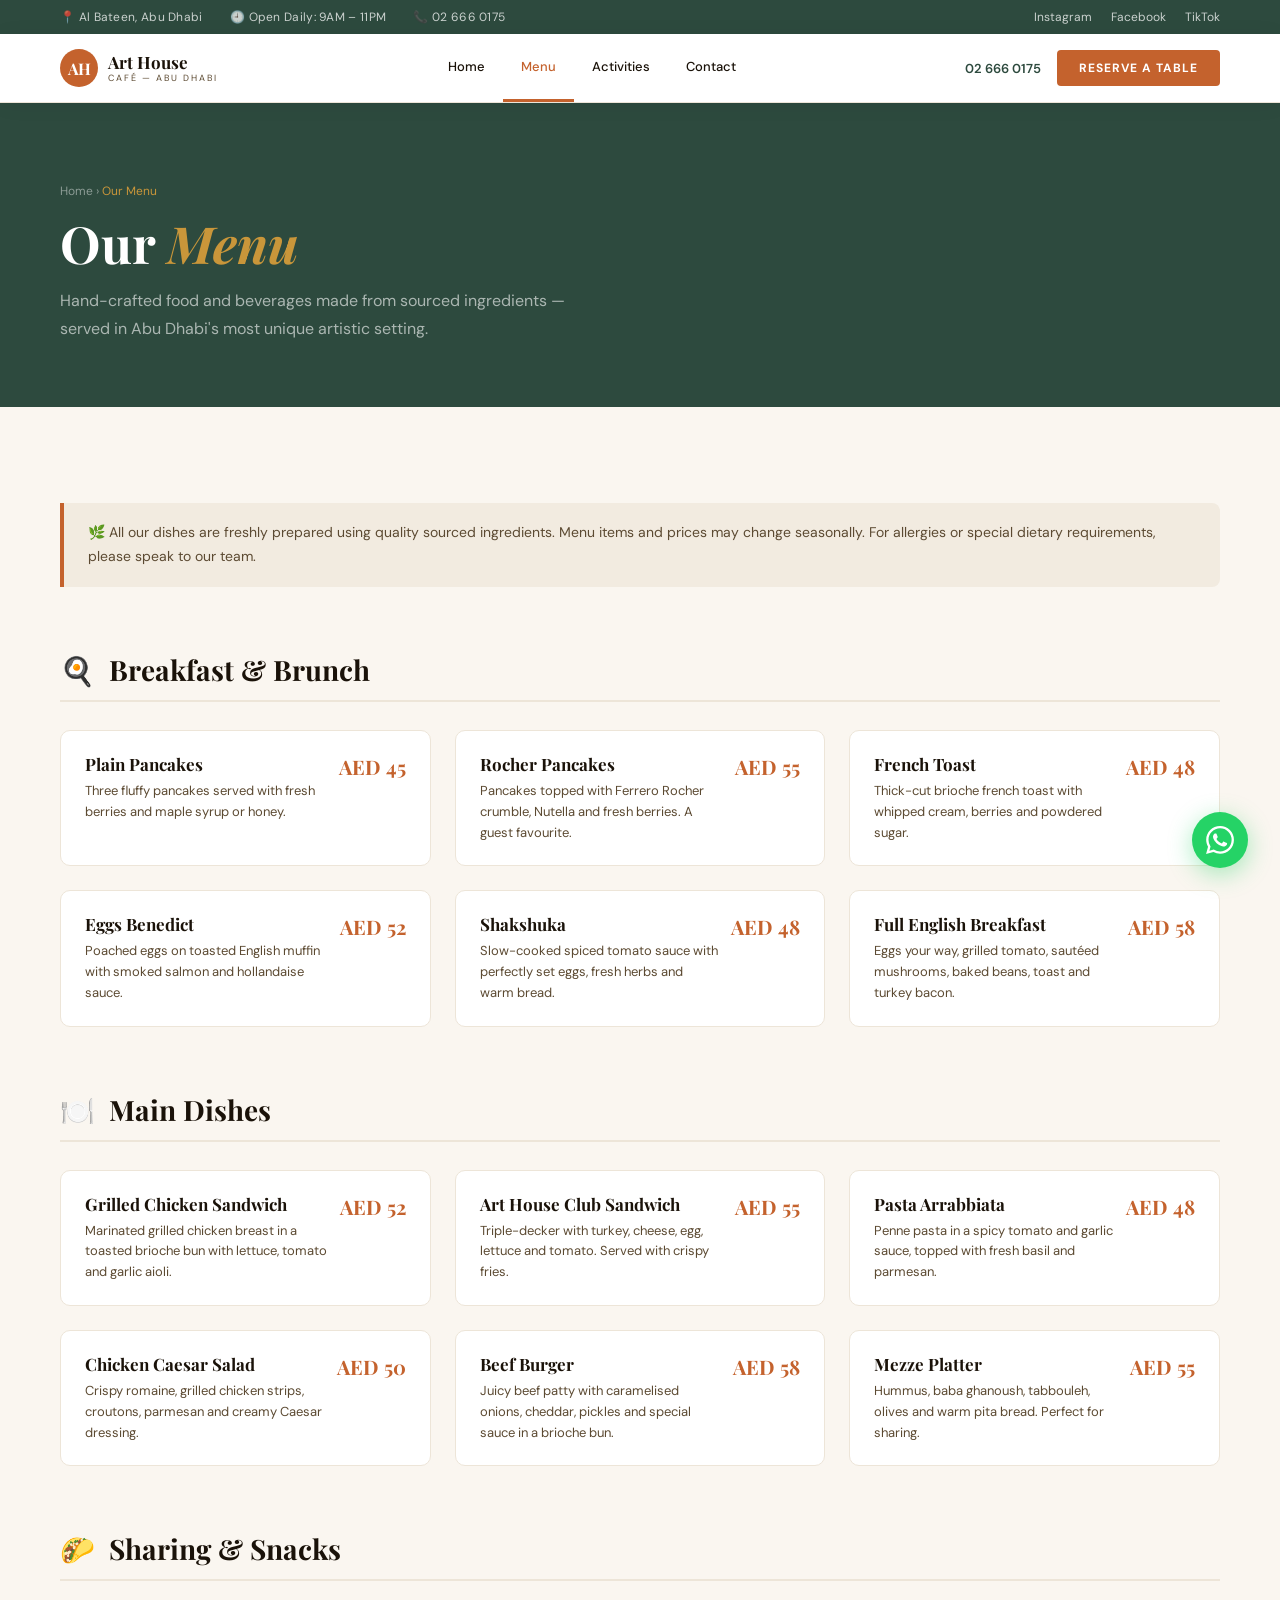
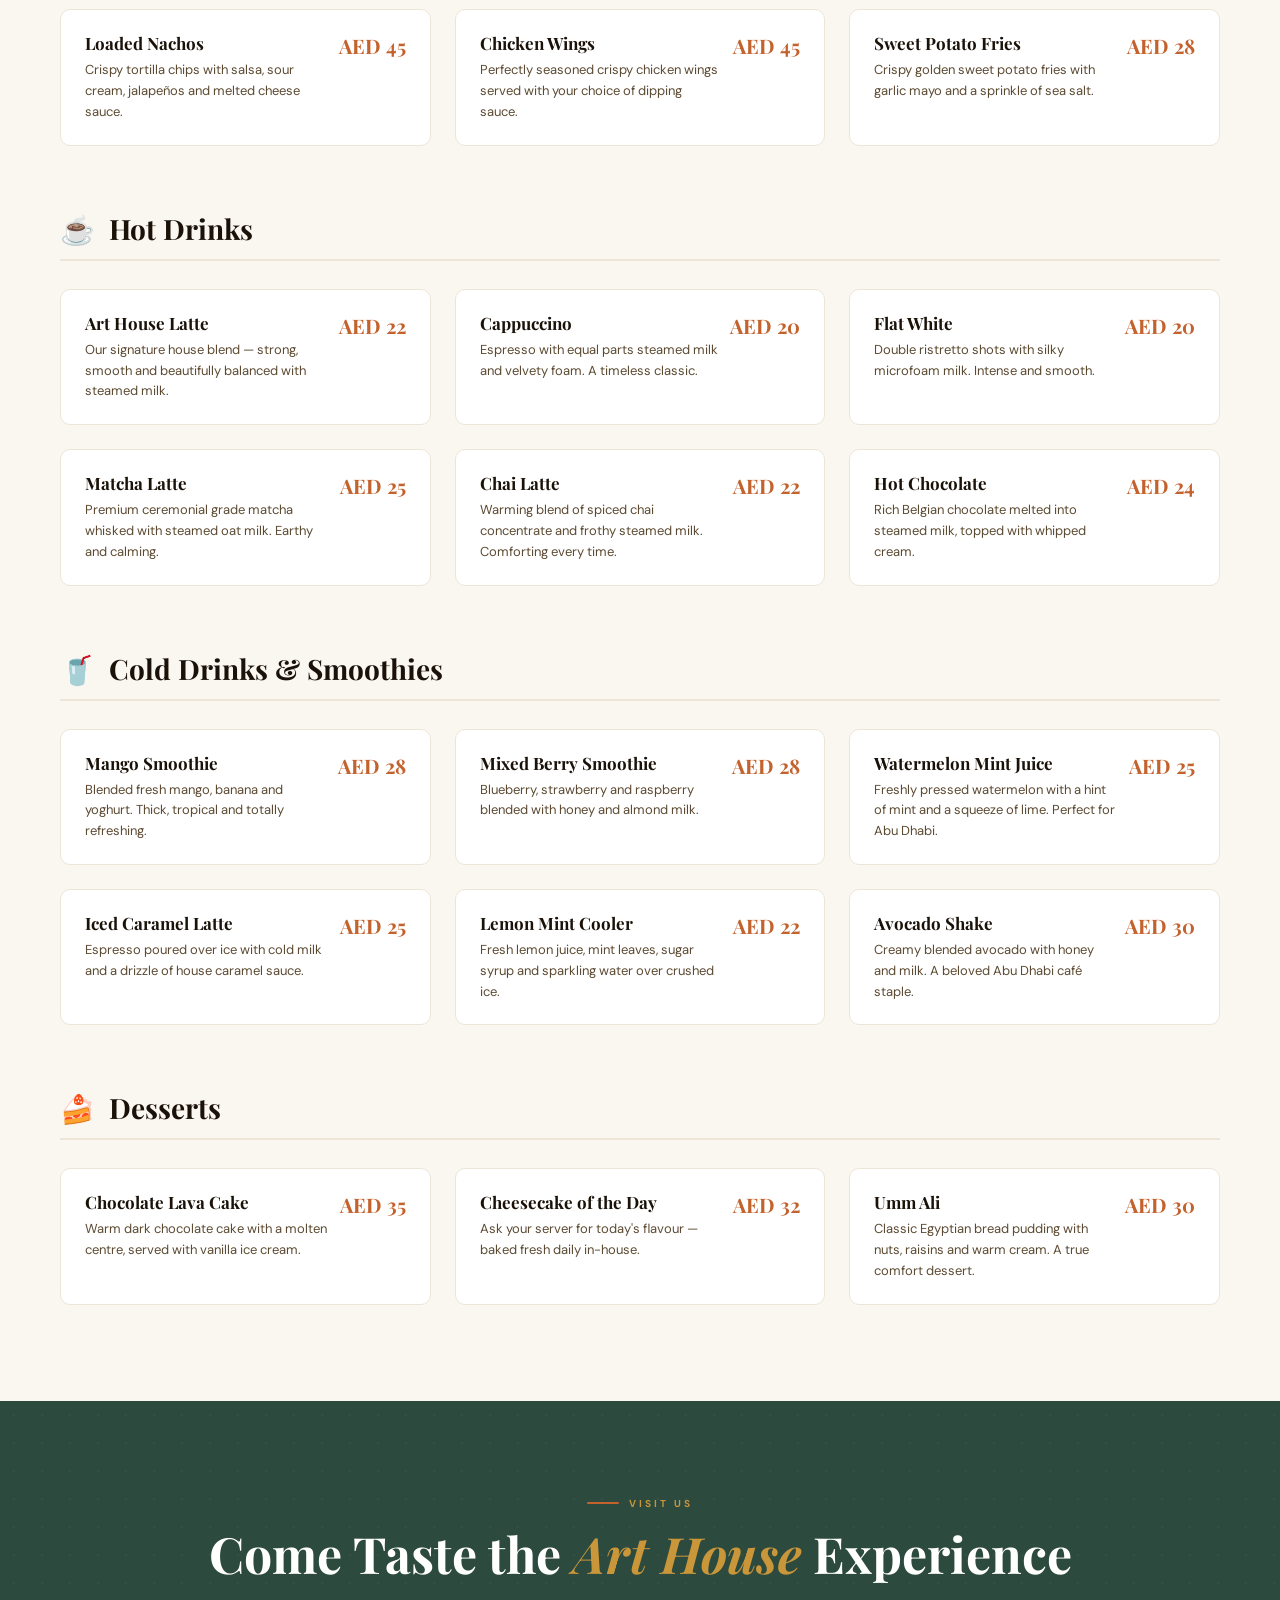
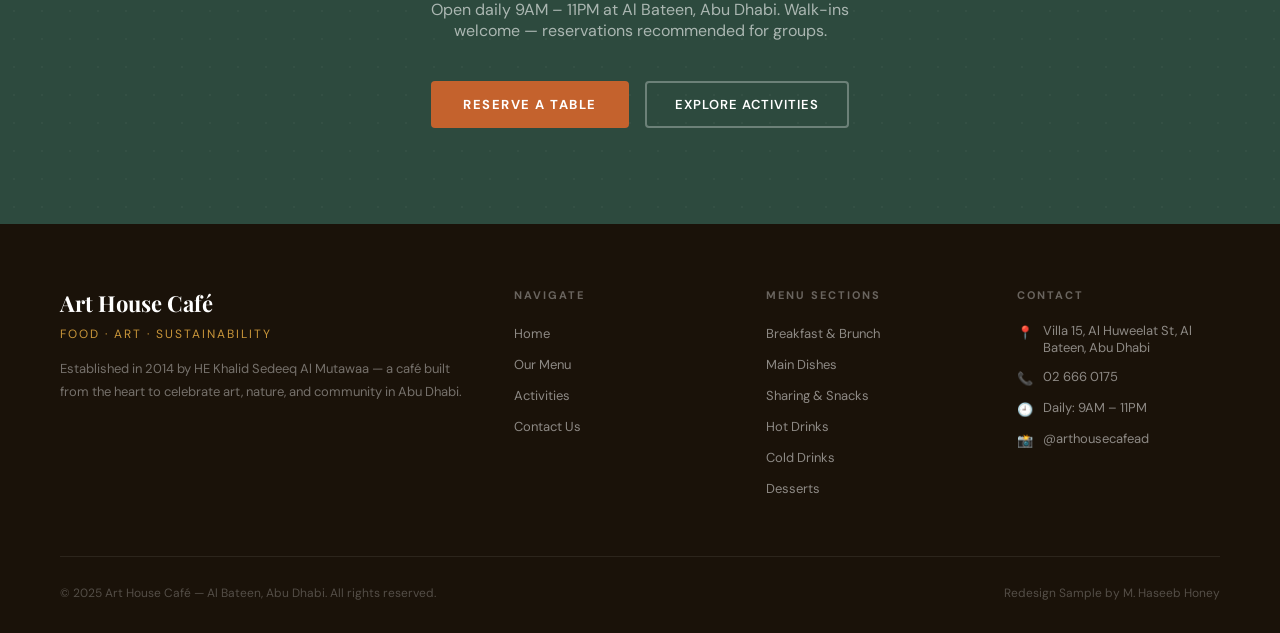
<file: menu.html>
<!DOCTYPE html>
<html lang="en">
<head>
<meta charset="UTF-8"/><meta name="viewport" content="width=device-width,initial-scale=1.0"/>
<title>Our Menu — Art House Café Abu Dhabi</title>
<link href="https://fonts.googleapis.com/css2?family=Playfair+Display:ital,wght@0,400;0,600;0,700;1,400;1,600&family=DM+Sans:wght@300;400;500;600&display=swap" rel="stylesheet"/>
<link rel="stylesheet" href="shared.css"/>
<style>
.menu-section-title{font-family:"Playfair Display",serif;font-size:28px;font-weight:700;color:var(--dark);margin:64px 0 28px;padding-bottom:12px;border-bottom:2px solid var(--light);display:flex;align-items:center;gap:14px;}
.menu-section-title span{font-size:28px;}
.menu-full-grid{display:grid;grid-template-columns:repeat(3,1fr);gap:24px;}
.menu-item{background:#fff;border:1px solid var(--light);border-radius:10px;padding:22px 24px;display:flex;justify-content:space-between;align-items:flex-start;gap:12px;transition:.25s;}
.menu-item:hover{box-shadow:0 8px 30px rgba(196,98,45,0.1);transform:translateY(-2px);}
.menu-item-left{}
.menu-item-name{font-family:"Playfair Display",serif;font-size:17px;font-weight:700;color:var(--dark);margin-bottom:6px;}
.menu-item-desc{font-size:13px;color:var(--mid);line-height:1.6;}
.menu-item-price{font-family:"Playfair Display",serif;font-size:20px;font-weight:700;color:var(--terra);white-space:nowrap;}
.menu-note{background:var(--cream2);border-left:4px solid var(--terra);padding:18px 24px;border-radius:0 8px 8px 0;font-size:14px;color:var(--mid);margin-bottom:48px;line-height:1.7;}
@media(max-width:900px){.menu-full-grid{grid-template-columns:1fr;}}
</style>
</head>
<body>

<div class="topbar">
  <div class="topbar-left">
    <span>📍 Al Bateen, Abu Dhabi</span>
    <span>🕘 Open Daily: 9AM – 11PM</span>
    <span>📞 02 666 0175</span>
  </div>
  <div class="topbar-right">
    <a href="https://instagram.com/arthousecafead" target="_blank">Instagram</a>
    <a href="https://facebook.com/ArtHouseCafeAUH" target="_blank">Facebook</a>
    <a href="https://tiktok.com/@arthousecafead" target="_blank">TikTok</a>
  </div>
</div>

<nav>
  <div class="nav-inner">
    <a href="index.html" class="nav-logo">
      <div class="nav-logo-mark">AH</div>
      <div class="nav-logo-text">Art House<span>Café — Abu Dhabi</span></div>
    </a>
    <div class="nav-links">
      <a href="index.html">Home</a>
      <a href="menu.html" class="active">Menu</a>
      <a href="activities.html">Activities</a>
      <a href="contact.html">Contact</a>
    </div>
    <div class="nav-right">
      <span class="nav-phone">02 666 0175</span>
      <a href="contact.html" class="nav-btn">Reserve a Table</a>
    </div>
  </div>
</nav>

<div class="page-hero">
  <div class="page-hero-inner">
    <div class="breadcrumb"><a href="index.html">Home</a> › <span>Our Menu</span></div>
    <h1>Our <em>Menu</em></h1>
    <p>Hand-crafted food and beverages made from sourced ingredients — served in Abu Dhabi's most unique artistic setting.</p>
  </div>
</div>

<div class="section">

  <div class="menu-note">
    🌿 All our dishes are freshly prepared using quality sourced ingredients. Menu items and prices may change seasonally. For allergies or special dietary requirements, please speak to our team.
  </div>

  <!-- BREAKFAST & BRUNCH -->
  <div class="menu-section-title"><span>🍳</span> Breakfast & Brunch</div>
  <div class="menu-full-grid reveal">
    <div class="menu-item"><div class="menu-item-left"><div class="menu-item-name">Plain Pancakes</div><div class="menu-item-desc">Three fluffy pancakes served with fresh berries and maple syrup or honey.</div></div><div class="menu-item-price">AED 45</div></div>
    <div class="menu-item"><div class="menu-item-left"><div class="menu-item-name">Rocher Pancakes</div><div class="menu-item-desc">Pancakes topped with Ferrero Rocher crumble, Nutella and fresh berries. A guest favourite.</div></div><div class="menu-item-price">AED 55</div></div>
    <div class="menu-item"><div class="menu-item-left"><div class="menu-item-name">French Toast</div><div class="menu-item-desc">Thick-cut brioche french toast with whipped cream, berries and powdered sugar.</div></div><div class="menu-item-price">AED 48</div></div>
    <div class="menu-item"><div class="menu-item-left"><div class="menu-item-name">Eggs Benedict</div><div class="menu-item-desc">Poached eggs on toasted English muffin with smoked salmon and hollandaise sauce.</div></div><div class="menu-item-price">AED 52</div></div>
    <div class="menu-item"><div class="menu-item-left"><div class="menu-item-name">Shakshuka</div><div class="menu-item-desc">Slow-cooked spiced tomato sauce with perfectly set eggs, fresh herbs and warm bread.</div></div><div class="menu-item-price">AED 48</div></div>
    <div class="menu-item"><div class="menu-item-left"><div class="menu-item-name">Full English Breakfast</div><div class="menu-item-desc">Eggs your way, grilled tomato, sautéed mushrooms, baked beans, toast and turkey bacon.</div></div><div class="menu-item-price">AED 58</div></div>
  </div>

  <!-- MAINS -->
  <div class="menu-section-title"><span>🍽️</span> Main Dishes</div>
  <div class="menu-full-grid reveal">
    <div class="menu-item"><div class="menu-item-left"><div class="menu-item-name">Grilled Chicken Sandwich</div><div class="menu-item-desc">Marinated grilled chicken breast in a toasted brioche bun with lettuce, tomato and garlic aioli.</div></div><div class="menu-item-price">AED 52</div></div>
    <div class="menu-item"><div class="menu-item-left"><div class="menu-item-name">Art House Club Sandwich</div><div class="menu-item-desc">Triple-decker with turkey, cheese, egg, lettuce and tomato. Served with crispy fries.</div></div><div class="menu-item-price">AED 55</div></div>
    <div class="menu-item"><div class="menu-item-left"><div class="menu-item-name">Pasta Arrabbiata</div><div class="menu-item-desc">Penne pasta in a spicy tomato and garlic sauce, topped with fresh basil and parmesan.</div></div><div class="menu-item-price">AED 48</div></div>
    <div class="menu-item"><div class="menu-item-left"><div class="menu-item-name">Chicken Caesar Salad</div><div class="menu-item-desc">Crispy romaine, grilled chicken strips, croutons, parmesan and creamy Caesar dressing.</div></div><div class="menu-item-price">AED 50</div></div>
    <div class="menu-item"><div class="menu-item-left"><div class="menu-item-name">Beef Burger</div><div class="menu-item-desc">Juicy beef patty with caramelised onions, cheddar, pickles and special sauce in a brioche bun.</div></div><div class="menu-item-price">AED 58</div></div>
    <div class="menu-item"><div class="menu-item-left"><div class="menu-item-name">Mezze Platter</div><div class="menu-item-desc">Hummus, baba ghanoush, tabbouleh, olives and warm pita bread. Perfect for sharing.</div></div><div class="menu-item-price">AED 55</div></div>
  </div>

  <!-- SHARING & SNACKS -->
  <div class="menu-section-title"><span>🌮</span> Sharing & Snacks</div>
  <div class="menu-full-grid reveal">
    <div class="menu-item"><div class="menu-item-left"><div class="menu-item-name">Loaded Nachos</div><div class="menu-item-desc">Crispy tortilla chips with salsa, sour cream, jalapeños and melted cheese sauce.</div></div><div class="menu-item-price">AED 45</div></div>
    <div class="menu-item"><div class="menu-item-left"><div class="menu-item-name">Chicken Wings</div><div class="menu-item-desc">Perfectly seasoned crispy chicken wings served with your choice of dipping sauce.</div></div><div class="menu-item-price">AED 45</div></div>
    <div class="menu-item"><div class="menu-item-left"><div class="menu-item-name">Sweet Potato Fries</div><div class="menu-item-desc">Crispy golden sweet potato fries with garlic mayo and a sprinkle of sea salt.</div></div><div class="menu-item-price">AED 28</div></div>
  </div>

  <!-- HOT DRINKS -->
  <div class="menu-section-title"><span>☕</span> Hot Drinks</div>
  <div class="menu-full-grid reveal">
    <div class="menu-item"><div class="menu-item-left"><div class="menu-item-name">Art House Latte</div><div class="menu-item-desc">Our signature house blend — strong, smooth and beautifully balanced with steamed milk.</div></div><div class="menu-item-price">AED 22</div></div>
    <div class="menu-item"><div class="menu-item-left"><div class="menu-item-name">Cappuccino</div><div class="menu-item-desc">Espresso with equal parts steamed milk and velvety foam. A timeless classic.</div></div><div class="menu-item-price">AED 20</div></div>
    <div class="menu-item"><div class="menu-item-left"><div class="menu-item-name">Flat White</div><div class="menu-item-desc">Double ristretto shots with silky microfoam milk. Intense and smooth.</div></div><div class="menu-item-price">AED 20</div></div>
    <div class="menu-item"><div class="menu-item-left"><div class="menu-item-name">Matcha Latte</div><div class="menu-item-desc">Premium ceremonial grade matcha whisked with steamed oat milk. Earthy and calming.</div></div><div class="menu-item-price">AED 25</div></div>
    <div class="menu-item"><div class="menu-item-left"><div class="menu-item-name">Chai Latte</div><div class="menu-item-desc">Warming blend of spiced chai concentrate and frothy steamed milk. Comforting every time.</div></div><div class="menu-item-price">AED 22</div></div>
    <div class="menu-item"><div class="menu-item-left"><div class="menu-item-name">Hot Chocolate</div><div class="menu-item-desc">Rich Belgian chocolate melted into steamed milk, topped with whipped cream.</div></div><div class="menu-item-price">AED 24</div></div>
  </div>

  <!-- COLD DRINKS -->
  <div class="menu-section-title"><span>🥤</span> Cold Drinks & Smoothies</div>
  <div class="menu-full-grid reveal">
    <div class="menu-item"><div class="menu-item-left"><div class="menu-item-name">Mango Smoothie</div><div class="menu-item-desc">Blended fresh mango, banana and yoghurt. Thick, tropical and totally refreshing.</div></div><div class="menu-item-price">AED 28</div></div>
    <div class="menu-item"><div class="menu-item-left"><div class="menu-item-name">Mixed Berry Smoothie</div><div class="menu-item-desc">Blueberry, strawberry and raspberry blended with honey and almond milk.</div></div><div class="menu-item-price">AED 28</div></div>
    <div class="menu-item"><div class="menu-item-left"><div class="menu-item-name">Watermelon Mint Juice</div><div class="menu-item-desc">Freshly pressed watermelon with a hint of mint and a squeeze of lime. Perfect for Abu Dhabi.</div></div><div class="menu-item-price">AED 25</div></div>
    <div class="menu-item"><div class="menu-item-left"><div class="menu-item-name">Iced Caramel Latte</div><div class="menu-item-desc">Espresso poured over ice with cold milk and a drizzle of house caramel sauce.</div></div><div class="menu-item-price">AED 25</div></div>
    <div class="menu-item"><div class="menu-item-left"><div class="menu-item-name">Lemon Mint Cooler</div><div class="menu-item-desc">Fresh lemon juice, mint leaves, sugar syrup and sparkling water over crushed ice.</div></div><div class="menu-item-price">AED 22</div></div>
    <div class="menu-item"><div class="menu-item-left"><div class="menu-item-name">Avocado Shake</div><div class="menu-item-desc">Creamy blended avocado with honey and milk. A beloved Abu Dhabi café staple.</div></div><div class="menu-item-price">AED 30</div></div>
  </div>

  <!-- DESSERTS -->
  <div class="menu-section-title"><span>🍰</span> Desserts</div>
  <div class="menu-full-grid reveal">
    <div class="menu-item"><div class="menu-item-left"><div class="menu-item-name">Chocolate Lava Cake</div><div class="menu-item-desc">Warm dark chocolate cake with a molten centre, served with vanilla ice cream.</div></div><div class="menu-item-price">AED 35</div></div>
    <div class="menu-item"><div class="menu-item-left"><div class="menu-item-name">Cheesecake of the Day</div><div class="menu-item-desc">Ask your server for today's flavour — baked fresh daily in-house.</div></div><div class="menu-item-price">AED 32</div></div>
    <div class="menu-item"><div class="menu-item-left"><div class="menu-item-name">Umm Ali</div><div class="menu-item-desc">Classic Egyptian bread pudding with nuts, raisins and warm cream. A true comfort dessert.</div></div><div class="menu-item-price">AED 30</div></div>
  </div>

</div>

<!-- CTA -->
<div class="cta-section">
  <div class="section-tag" style="justify-content:center;color:var(--gold);">Visit Us</div>
  <h2 class="section-h2" style="color:#fff;text-align:center;">Come Taste the <em style="color:var(--gold);">Art House</em> Experience</h2>
  <p>Open daily 9AM – 11PM at Al Bateen, Abu Dhabi. Walk-ins welcome — reservations recommended for groups.</p>
  <div class="cta-btns">
    <a href="contact.html" class="btn-primary">Reserve a Table</a>
    <a href="activities.html" class="btn-outline">Explore Activities</a>
  </div>
</div>

<footer>
  <div class="footer-grid">
    <div>
      <div class="footer-brand-name">Art House Café</div>
      <div class="footer-brand-tag">Food · Art · Sustainability</div>
      <p class="footer-brand-desc">Established in 2014 by HE Khalid Sedeeq Al Mutawaa — a café built from the heart to celebrate art, nature, and community in Abu Dhabi.</p>
    </div>
    <div>
      <div class="footer-h">Navigate</div>
      <ul class="footer-links">
        <li><a href="index.html">Home</a></li>
        <li><a href="menu.html">Our Menu</a></li>
        <li><a href="activities.html">Activities</a></li>
        <li><a href="contact.html">Contact Us</a></li>
      </ul>
    </div>
    <div>
      <div class="footer-h">Menu Sections</div>
      <ul class="footer-links">
        <li><a href="menu.html">Breakfast & Brunch</a></li>
        <li><a href="menu.html">Main Dishes</a></li>
        <li><a href="menu.html">Sharing & Snacks</a></li>
        <li><a href="menu.html">Hot Drinks</a></li>
        <li><a href="menu.html">Cold Drinks</a></li>
        <li><a href="menu.html">Desserts</a></li>
      </ul>
    </div>
    <div>
      <div class="footer-h">Contact</div>
      <div class="footer-contact-item"><span class="footer-contact-icon">📍</span> Villa 15, Al Huweelat St, Al Bateen, Abu Dhabi</div>
      <div class="footer-contact-item"><span class="footer-contact-icon">📞</span> 02 666 0175</div>
      <div class="footer-contact-item"><span class="footer-contact-icon">🕘</span> Daily: 9AM – 11PM</div>
      <div class="footer-contact-item"><span class="footer-contact-icon">📸</span> @arthousecafead</div>
    </div>
  </div>
  <div class="footer-bottom">
    <div class="footer-copy">© 2025 Art House Café — Al Bateen, Abu Dhabi. All rights reserved.</div>
    <div class="footer-copy">Redesign Sample by M. Haseeb Honey</div>
  </div>
</footer>

<a href="https://wa.me/97126660175" class="wa-float" target="_blank" aria-label="Chat on WhatsApp">
  <svg viewBox="0 0 24 24"><path d="M17.472 14.382c-.297-.149-1.758-.867-2.03-.967-.273-.099-.471-.148-.67.15-.197.297-.767.966-.94 1.164-.173.199-.347.223-.644.075-.297-.15-1.255-.463-2.39-1.475-.883-.788-1.48-1.761-1.653-2.059-.173-.297-.018-.458.13-.606.134-.133.298-.347.446-.52.149-.174.198-.298.298-.497.099-.198.05-.371-.025-.52-.075-.149-.669-1.612-.916-2.207-.242-.579-.487-.5-.669-.51-.173-.008-.371-.01-.57-.01-.198 0-.52.074-.792.372-.272.297-1.04 1.016-1.04 2.479 0 1.462 1.065 2.875 1.213 3.074.149.198 2.096 3.2 5.077 4.487.709.306 1.262.489 1.694.625.712.227 1.36.195 1.871.118.571-.085 1.758-.719 2.006-1.413.248-.694.248-1.289.173-1.413-.074-.124-.272-.198-.57-.347m-5.421 7.403h-.004a9.87 9.87 0 01-5.031-1.378l-.361-.214-3.741.982.998-3.648-.235-.374a9.86 9.86 0 01-1.51-5.26c.001-5.45 4.436-9.884 9.888-9.884 2.64 0 5.122 1.03 6.988 2.898a9.825 9.825 0 012.893 6.994c-.003 5.45-4.437 9.884-9.885 9.884m8.413-18.297A11.815 11.815 0 0012.05 0C5.495 0 .16 5.335.157 11.892c0 2.096.547 4.142 1.588 5.945L.057 24l6.305-1.654a11.882 11.882 0 005.683 1.448h.005c6.554 0 11.89-5.335 11.893-11.893a11.821 11.821 0 00-3.48-8.413z"/></svg>
</a>

<script>
document.body.classList.add('js-ready');
const observer = new IntersectionObserver((entries) => {
  entries.forEach(e => { if(e.isIntersecting) e.target.classList.add('visible'); });
}, {threshold:0.12});
document.querySelectorAll('.reveal').forEach(el => observer.observe(el));
</script>
</body>
</html>
</file>
<file: shared.css>
/* Art House Café — Shared Styles */
@import url('https://fonts.googleapis.com/css2?family=Playfair+Display:ital,wght@0,400;0,600;0,700;1,400;1,600&family=DM+Sans:wght@300;400;500;600&display=swap');

:root {
  --cream:    #faf6f0;
  --cream2:   #f2ebe0;
  --terra:    #c4622d;
  --terra2:   #e07a45;
  --green:    #2d4a3e;
  --green2:   #3d6455;
  --gold:     #c9963a;
  --dark:     #1a1209;
  --mid:      #5c4a32;
  --light:    #ede5d8;
}

*, *::before, *::after { box-sizing:border-box; margin:0; padding:0; }

html { scroll-behavior:smooth; }

body {
  font-family:'DM Sans',sans-serif;
  background:var(--cream);
  color:var(--dark);
  overflow-x:hidden;
}

a { text-decoration:none; color:inherit; }
img { max-width:100%; }

/* ---- TOPBAR ---- */
.topbar {
  background:var(--green);
  padding:9px 60px;
  display:flex;
  justify-content:space-between;
  align-items:center;
}
.topbar-left { font-size:12px; color:rgba(255,255,255,0.75); letter-spacing:0.3px; }
.topbar-left span { margin-right:24px; }
.topbar-left span::before { margin-right:6px; }
.topbar-right { font-size:12px; color:rgba(255,255,255,0.75); }
.topbar-right a { color:rgba(255,255,255,0.75); margin-left:16px; transition:.2s; }
.topbar-right a:hover { color:#fff; }

/* ---- NAV ---- */
nav {
  background:#fff;
  position:sticky;
  top:0;
  z-index:100;
  border-bottom:1px solid var(--light);
  box-shadow:0 2px 20px rgba(26,18,9,0.06);
}
.nav-inner {
  max-width:1280px;
  margin:0 auto;
  padding:0 60px;
  display:flex;
  align-items:stretch;
  justify-content:space-between;
  height:68px;
}
.nav-logo {
  display:flex;
  align-items:center;
  gap:10px;
}
.nav-logo-mark {
  width:38px; height:38px;
  background:var(--terra);
  border-radius:50%;
  display:flex; align-items:center; justify-content:center;
  font-family:'Playfair Display',serif;
  font-size:16px; font-weight:700;
  color:#fff; letter-spacing:-1px;
}
.nav-logo-text { font-family:'Playfair Display',serif; font-size:17px; font-weight:700; color:var(--dark); line-height:1.2; }
.nav-logo-text span { display:block; font-size:9px; font-family:'DM Sans',sans-serif; font-weight:400; color:var(--mid); letter-spacing:2px; text-transform:uppercase; }
.nav-links { display:flex; align-items:stretch; gap:0; }
.nav-links a {
  font-size:13px; font-weight:500; color:var(--dark);
  padding:0 18px; display:flex; align-items:center;
  border-bottom:3px solid transparent;
  transition:.25s; white-space:nowrap;
}
.nav-links a:hover { color:var(--terra); border-bottom-color:var(--terra2); }
.nav-links a.active { color:var(--terra); border-bottom-color:var(--terra); }
.nav-right { display:flex; align-items:center; gap:16px; }
.nav-phone { font-size:13px; font-weight:600; color:var(--green); }
.nav-btn {
  background:var(--terra);
  color:#fff;
  font-size:12px; font-weight:700;
  letter-spacing:1px; text-transform:uppercase;
  padding:10px 22px; border-radius:4px;
  transition:.25s;
}
.nav-btn:hover { background:var(--terra2); }

/* ---- HERO ---- */
#hero {
  background:var(--green);
  display:grid;
  grid-template-columns:52fr 48fr;
  min-height:90vh;
  overflow:hidden;
  position:relative;
}
.hero-dots {
  position:absolute; inset:0;
  background-image:radial-gradient(circle, #fff 1px, transparent 1px);
  background-size:32px 32px;
  opacity:.04;
}
.hero-content {
  padding:90px 80px;
  display:flex; flex-direction:column; justify-content:center;
  position:relative; z-index:2;
}
.hero-tag {
  display:flex; align-items:center; gap:10px;
  font-size:11px; font-weight:600; letter-spacing:3px;
  text-transform:uppercase; color:var(--gold);
  margin-bottom:28px;
}
.hero-tag::before { content:''; width:32px; height:2px; background:var(--gold); border-radius:2px; }
.hero-h1 {
  font-family:'Playfair Display',serif;
  font-size:clamp(42px,5vw,68px);
  font-weight:700; line-height:1.08;
  color:#fff; margin-bottom:12px;
}
.hero-h1 em { color:var(--gold); font-style:italic; }
.hero-desc {
  font-size:16px; font-weight:300; line-height:1.8;
  color:rgba(255,255,255,0.65);
  max-width:460px; margin-bottom:40px;
}
.hero-btns { display:flex; gap:14px; flex-wrap:wrap; margin-bottom:52px; }
.btn-primary {
  background:var(--terra);
  color:#fff; font-size:13px; font-weight:700;
  letter-spacing:1.5px; text-transform:uppercase;
  padding:15px 32px; border-radius:4px;
  transition:.25s;
}
.btn-primary:hover { background:var(--terra2); }
.btn-outline {
  border:2px solid rgba(255,255,255,0.3);
  color:#fff; font-size:13px; font-weight:600;
  letter-spacing:1px; text-transform:uppercase;
  padding:13px 28px; border-radius:4px;
  transition:.25s;
}
.btn-outline:hover { border-color:#fff; background:rgba(255,255,255,0.08); }
.hero-stats { display:flex; gap:36px; }
.hstat-num { font-family:'Playfair Display',serif; font-size:30px; font-weight:700; color:#fff; line-height:1; }
.hstat-lbl { font-size:11px; color:rgba(255,255,255,0.45); margin-top:4px; }

/* Hero award pill */
.hero-pill {
  position:absolute; top:32px; right:32px;
  background:var(--gold); color:#fff;
  font-size:11px; font-weight:700; letter-spacing:1.5px; text-transform:uppercase;
  padding:8px 18px; border-radius:30px;
  z-index:3;
}

.hero-visual {
  position:relative;
  background:var(--green2);
  overflow:hidden;
}
.hero-visual img {
  position:absolute; inset:0; width:100%; height:100%; object-fit:fill;
}

/* ---- SECTIONS ---- */
.section { padding:96px 60px; max-width:1280px; margin:0 auto; }
.section-full { padding:96px 0; }
.section-tag {
  display:flex; align-items:center; gap:10px;
  font-size:10px; font-weight:700; letter-spacing:3px;
  text-transform:uppercase; color:var(--terra);
  margin-bottom:16px;
}
.section-tag::before { content:''; width:32px; height:2px; background:var(--terra); border-radius:2px; }
.section-h2 {
  font-family:'Playfair Display',serif;
  font-size:clamp(32px,4vw,50px);
  font-weight:700; line-height:1.1;
  color:var(--dark); margin-bottom:18px;
}
.section-h2 em { color:var(--terra); font-style:italic; }
.section-sub { font-size:16px; color:var(--mid); line-height:1.75; max-width:540px; }

/* ---- ABOUT ---- */
.about-grid { display:grid; grid-template-columns:1fr 1fr; gap:80px; align-items:center; }
.about-visual { position:relative; border-radius:12px; overflow:hidden; }
.about-visual img { width:100%; border-radius:12px; display:block; }
.about-badge {
  position:absolute; bottom:28px; left:28px;
  background:var(--terra); color:#fff;
  padding:16px 20px; border-radius:8px;
  font-family:'Playfair Display',serif;
}
.about-badge-num { font-size:32px; font-weight:700; line-height:1; }
.about-badge-lbl { font-size:11px; opacity:.8; margin-top:3px; }
.about-list { list-style:none; margin:28px 0 36px; }
.about-list li {
  font-size:14px; color:var(--mid); padding:10px 0;
  border-bottom:1px solid var(--light);
  display:flex; align-items:center; gap:12px;
}
.about-list li::before {
  content:'✦'; color:var(--terra); font-size:10px; flex-shrink:0;
}

/* ---- ACTIVITIES ---- */
.activities-bg { background:var(--green); padding:96px 0; }
.activities-inner { max-width:1280px; margin:0 auto; padding:0 60px; }
.activities-grid { display:grid; grid-template-columns:repeat(4,1fr); gap:24px; margin-top:56px; }
.activity-card {
  background:rgba(255,255,255,0.07);
  border:1px solid rgba(255,255,255,0.12);
  border-radius:12px; padding:32px 24px;
  text-align:center;
  transition:.3s;
}
.activity-card:hover { background:rgba(255,255,255,0.12); transform:translateY(-4px); }
.activity-icon {
  width:64px; height:64px; background:var(--terra);
  border-radius:50%; margin:0 auto 20px;
  display:flex; align-items:center; justify-content:center;
  font-size:26px;
}
.activity-name {
  font-family:'Playfair Display',serif;
  font-size:18px; font-weight:700;
  color:#fff; margin-bottom:10px;
}
.activity-desc { font-size:13px; color:rgba(255,255,255,0.55); line-height:1.65; }

/* ---- MENU PREVIEW ---- */
.menu-grid { display:grid; grid-template-columns:repeat(3,1fr); gap:28px; margin-top:52px; }
.menu-card {
  background:#fff; border:1px solid var(--light);
  border-radius:12px; padding:28px;
  transition:.3s;
}
.menu-card:hover { box-shadow:0 12px 40px rgba(196,98,45,0.12); transform:translateY(-3px); }
.menu-card-icon { font-size:32px; margin-bottom:16px; }
.menu-card-cat {
  font-size:9px; font-weight:700; letter-spacing:2.5px;
  text-transform:uppercase; color:var(--terra);
  margin-bottom:10px;
}
.menu-card-name {
  font-family:'Playfair Display',serif;
  font-size:20px; font-weight:700;
  color:var(--dark); margin-bottom:8px;
}
.menu-card-desc { font-size:13px; color:var(--mid); line-height:1.65; margin-bottom:18px; }
.menu-card-price {
  font-family:'Playfair Display',serif;
  font-size:22px; font-weight:700;
  color:var(--terra);
}

/* ---- EXPERIENCE STRIP ---- */
.exp-strip {
  background:var(--terra);
  padding:64px 60px;
}
.exp-inner { max-width:1280px; margin:0 auto; display:grid; grid-template-columns:repeat(4,1fr); gap:32px; text-align:center; }
.exp-num { font-family:'Playfair Display',serif; font-size:44px; font-weight:700; color:#fff; line-height:1; }
.exp-lbl { font-size:12px; color:rgba(255,255,255,0.65); margin-top:6px; letter-spacing:1px; text-transform:uppercase; }

/* ---- REVIEWS ---- */
.reviews-bg { background:var(--cream2); padding:96px 0; }
.reviews-inner { max-width:1280px; margin:0 auto; padding:0 60px; }
.reviews-grid { display:grid; grid-template-columns:repeat(3,1fr); gap:28px; margin-top:52px; }
.review-card {
  background:#fff; border-radius:12px; padding:32px;
  border:1px solid var(--light);
}
.review-stars { color:var(--gold); font-size:14px; margin-bottom:16px; }
.review-text { font-size:14px; color:var(--mid); line-height:1.75; font-style:italic; margin-bottom:20px; }
.review-author { font-size:13px; font-weight:600; color:var(--dark); }
.review-platform { font-size:11px; color:var(--mid); margin-top:2px; }

/* ---- CTA ---- */
.cta-section {
  background:var(--green);
  padding:96px 60px;
  text-align:center;
  position:relative; overflow:hidden;
}
.cta-section::before {
  content:'';
  position:absolute; inset:0;
  background-image:radial-gradient(circle, rgba(255,255,255,0.03) 1px, transparent 1px);
  background-size:28px 28px;
}
.cta-section .section-h2 { color:#fff; position:relative; z-index:1; }
.cta-section p { font-size:16px; color:rgba(255,255,255,0.6); max-width:480px; margin:18px auto 40px; position:relative; z-index:1; }
.cta-btns { display:flex; gap:16px; justify-content:center; flex-wrap:wrap; position:relative; z-index:1; }

/* ---- FOOTER ---- */
footer {
  background:var(--dark);
  padding:64px 60px 32px;
}
.footer-grid { max-width:1280px; margin:0 auto; display:grid; grid-template-columns:2fr 1fr 1fr 1fr; gap:48px; padding-bottom:48px; border-bottom:1px solid rgba(255,255,255,0.08); }
.footer-brand-name { font-family:'Playfair Display',serif; font-size:22px; font-weight:700; color:#fff; margin-bottom:8px; }
.footer-brand-tag { font-size:12px; color:var(--gold); letter-spacing:2px; text-transform:uppercase; margin-bottom:16px; }
.footer-brand-desc { font-size:13px; color:rgba(255,255,255,0.4); line-height:1.75; }
.footer-h { font-size:11px; font-weight:700; letter-spacing:2px; text-transform:uppercase; color:rgba(255,255,255,0.35); margin-bottom:20px; }
.footer-links { list-style:none; }
.footer-links li { margin-bottom:10px; }
.footer-links a { font-size:13px; color:rgba(255,255,255,0.5); transition:.2s; }
.footer-links a:hover { color:var(--gold); }
.footer-contact-item { display:flex; align-items:flex-start; gap:10px; margin-bottom:12px; font-size:13px; color:rgba(255,255,255,0.5); }
.footer-contact-icon { color:var(--terra); margin-top:2px; }
.footer-bottom { max-width:1280px; margin:28px auto 0; display:flex; justify-content:space-between; align-items:center; }
.footer-copy { font-size:12px; color:rgba(255,255,255,0.25); }

/* ---- WHATSAPP FLOAT ---- */
.wa-float {
  position:fixed; bottom:32px; right:32px; z-index:200;
  width:56px; height:56px;
  background:#25d366; border-radius:50%;
  display:flex; align-items:center; justify-content:center;
  box-shadow:0 6px 24px rgba(37,211,102,0.4);
  transition:.3s;
}
.wa-float:hover { transform:scale(1.1); }
.wa-float svg { width:28px; height:28px; fill:#fff; }

/* ---- PAGE HERO (inner pages) ---- */
.page-hero {
  background:var(--green);
  padding:80px 60px 64px;
}
.page-hero-inner { max-width:1280px; margin:0 auto; }
.breadcrumb { font-size:12px; color:rgba(255,255,255,0.45); margin-bottom:16px; }
.breadcrumb a { color:rgba(255,255,255,0.45); }
.breadcrumb span { color:var(--gold); }
.page-hero h1 { font-family:'Playfair Display',serif; font-size:clamp(36px,4vw,56px); font-weight:700; color:#fff; line-height:1.1; }
.page-hero h1 em { color:var(--gold); font-style:italic; }
.page-hero p { font-size:16px; color:rgba(255,255,255,0.6); max-width:540px; margin-top:16px; line-height:1.75; }

/* ---- REVEAL ANIMATIONS ---- */
.reveal { opacity:0; transform:translateY(24px); transition:opacity .65s ease, transform .65s ease; }
.js-ready .reveal.visible { opacity:1; transform:none; }
/* Fallback if JS disabled */
body:not(.js-ready) .reveal { opacity:1; transform:none; }

/* ---- MOBILE ---- */
@media(max-width:900px) {
  .topbar { padding:8px 24px; }
  .topbar-left span:not(:first-child) { display:none; }
  .nav-inner { padding:0 24px; }
  .nav-links, .nav-right .nav-phone { display:none; }
  .section { padding:64px 24px; }
  .about-grid, .activities-grid, .menu-grid, .reviews-grid { grid-template-columns:1fr; }
  .footer-grid { grid-template-columns:1fr 1fr; gap:32px; }
  .exp-inner { grid-template-columns:repeat(2,1fr); }
  #hero { grid-template-columns:1fr; min-height:auto; }
  .hero-visual { height:340px; }
  .hero-content { padding:60px 24px; }
  .page-hero { padding:60px 24px 48px; }
  .exp-strip { padding:48px 24px; }
  .cta-section { padding:64px 24px; }
  .reviews-inner, .activities-inner { padding:0 24px; }
}
</file>
